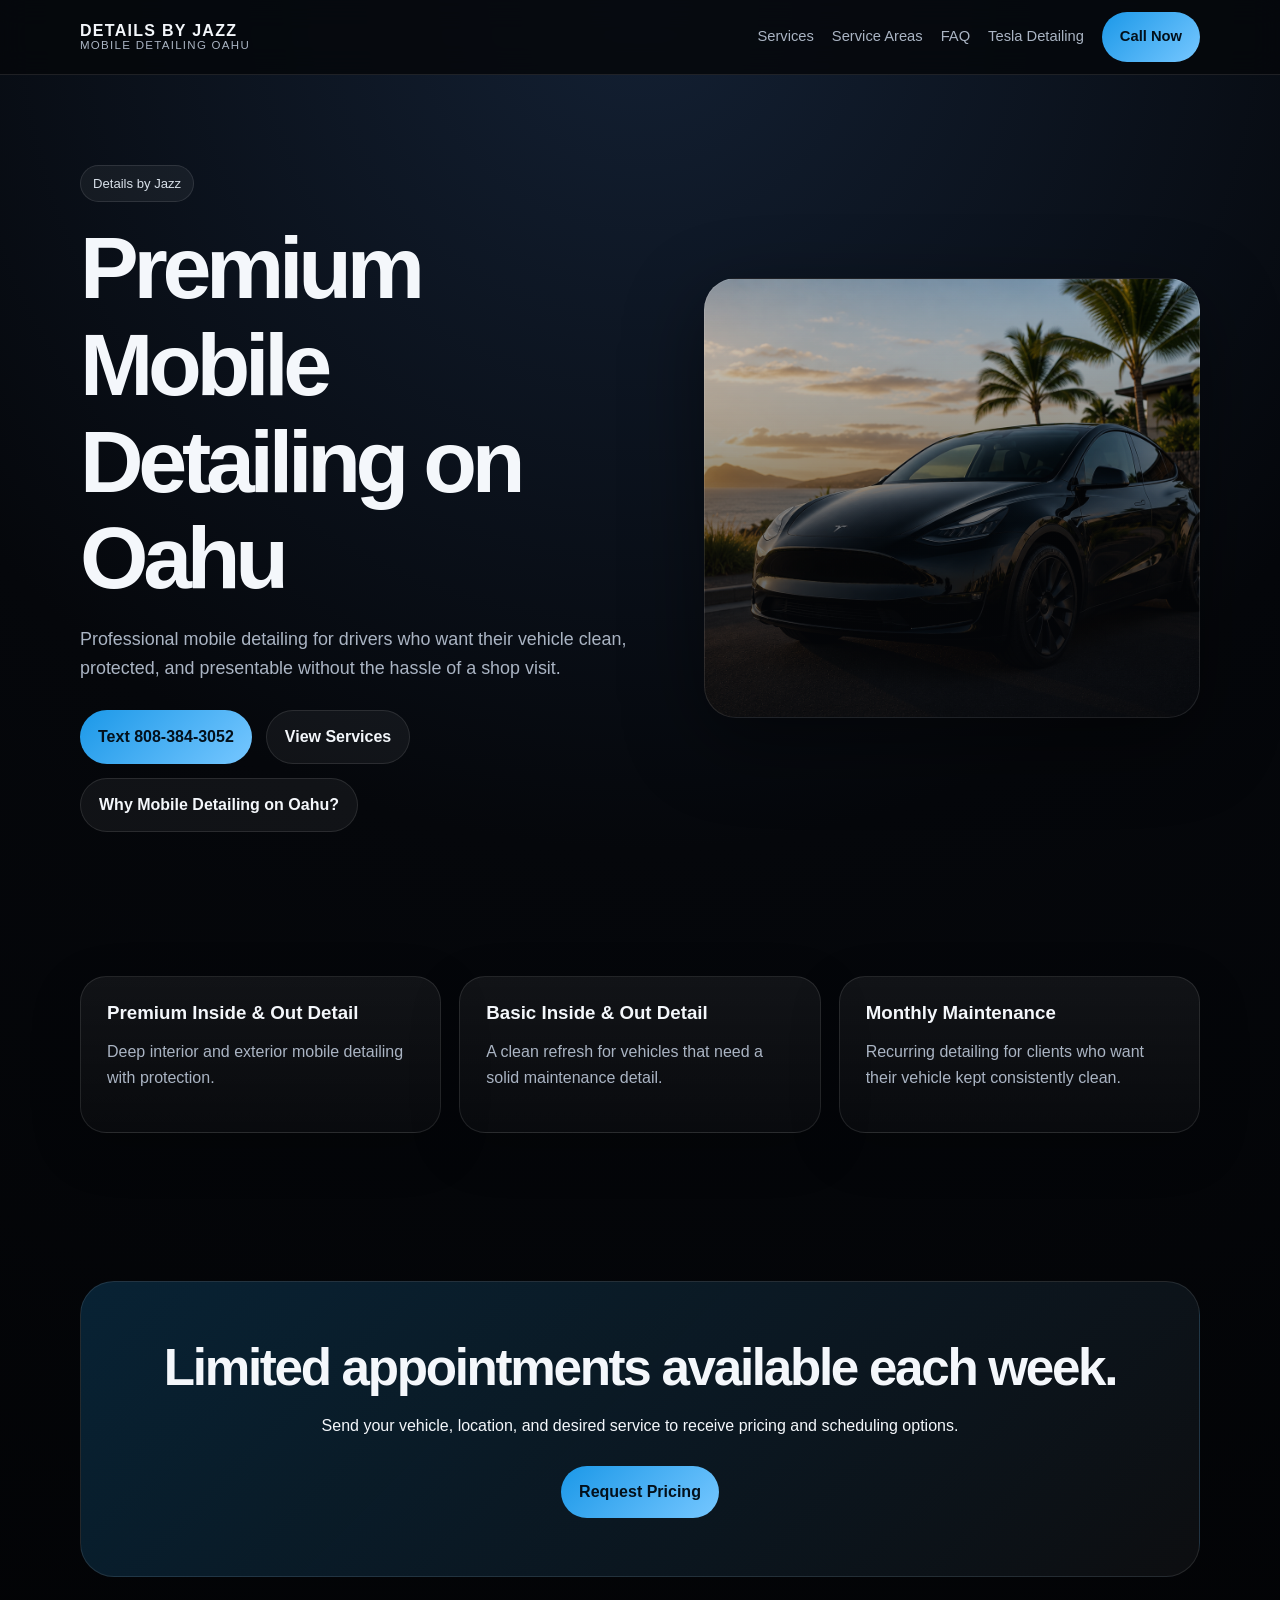
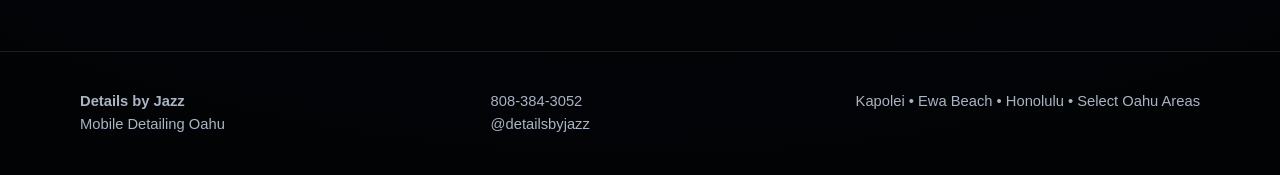
<file: index.html>
<!DOCTYPE html>
<html lang="en">
<head>
  <meta charset="UTF-8" />
  <meta name="viewport" content="width=device-width, initial-scale=1.0" />
  <title>Details by Jazz | Mobile Detailing Oahu</title>
  <meta name="description" content="Premium mobile detailing on Oahu for interior, exterior, maintenance, and paint protection services." />
  <link rel="canonical" href="https://detailsbyjazz.com/" />
  <link rel="stylesheet" href="style.css" />
</head>
<body>
<header class="topbar">
  <div class="container nav">
    <a class="brand" href="index.html"><strong>Details by Jazz</strong><span>Mobile Detailing Oahu</span></a>
    <nav class="nav-links">
      <a href="services.html">Services</a>
      <a href="service-areas.html">Service Areas</a>
      <a href="faq.html">FAQ</a>
      <a href="tesla-info.html">Tesla Detailing</a>
      <a class="btn btn-primary" href="tel:8083843052">Call Now</a>
  </a>
    </nav>
  </div>
</header>
<main>
<section class="hero">
  <div class="container hero-grid">
    <div>
      <span class="eyebrow">Details by Jazz</span>
      <h1>Premium Mobile Detailing on Oahu</h1>
      <p class="lead">Professional mobile detailing for drivers who want their vehicle clean, protected, and presentable without the hassle of a shop visit.</p>
      <div class="actions">
        <a class="btn btn-primary" href="sms:8083843052">Text 808-384-3052</a>
        <a class="btn btn-secondary" href="services.html">View Services</a>
        <a class="btn btn-secondary" href="why-mobile-detailing-makes-sense-on-oahu.html">
  Why Mobile Detailing on Oahu?
</a>
      </div>
    </div>
    <div class="hero-card"></div>
  </div>
</section>

<section class="section">
  <div class="container grid-3">
    <a class="card" href="premium-inside-out-detail-oahu.html"><h3>Premium Inside & Out Detail</h3><p>Deep interior and exterior mobile detailing with protection.</p></a>
    <a class="card" href="basic-inside-out-detail-oahu.html"><h3>Basic Inside & Out Detail</h3><p>A clean refresh for vehicles that need a solid maintenance detail.</p></a>
    <a class="card" href="monthly-maintenance-detailing-oahu.html"><h3>Monthly Maintenance</h3><p>Recurring detailing for clients who want their vehicle kept consistently clean.</p></a>
  </div>
</section>
<section class="section">
  <div class="container cta">
    <h2>Limited appointments available each week.</h2>
    <p>Send your vehicle, location, and desired service to receive pricing and scheduling options.</p>
    <div class="actions" style="justify-content:center"><a class="btn btn-primary" href="sms:8083843052">Request Pricing</a></div>
  </div>
</section>

</main>
<footer>
  <div class="container footer-grid">
    <div><strong>Details by Jazz</strong><br>Mobile Detailing Oahu</div>
    <div><a href="tel:8083843052">808-384-3052</a><br><a href="https://www.instagram.com/detailsbyjazz/" target="_blank">@detailsbyjazz</a></div>
    <div>Kapolei • Ewa Beach • Honolulu • Select Oahu Areas</div>
  </div>
</footer>
</body>
</html>
</file>
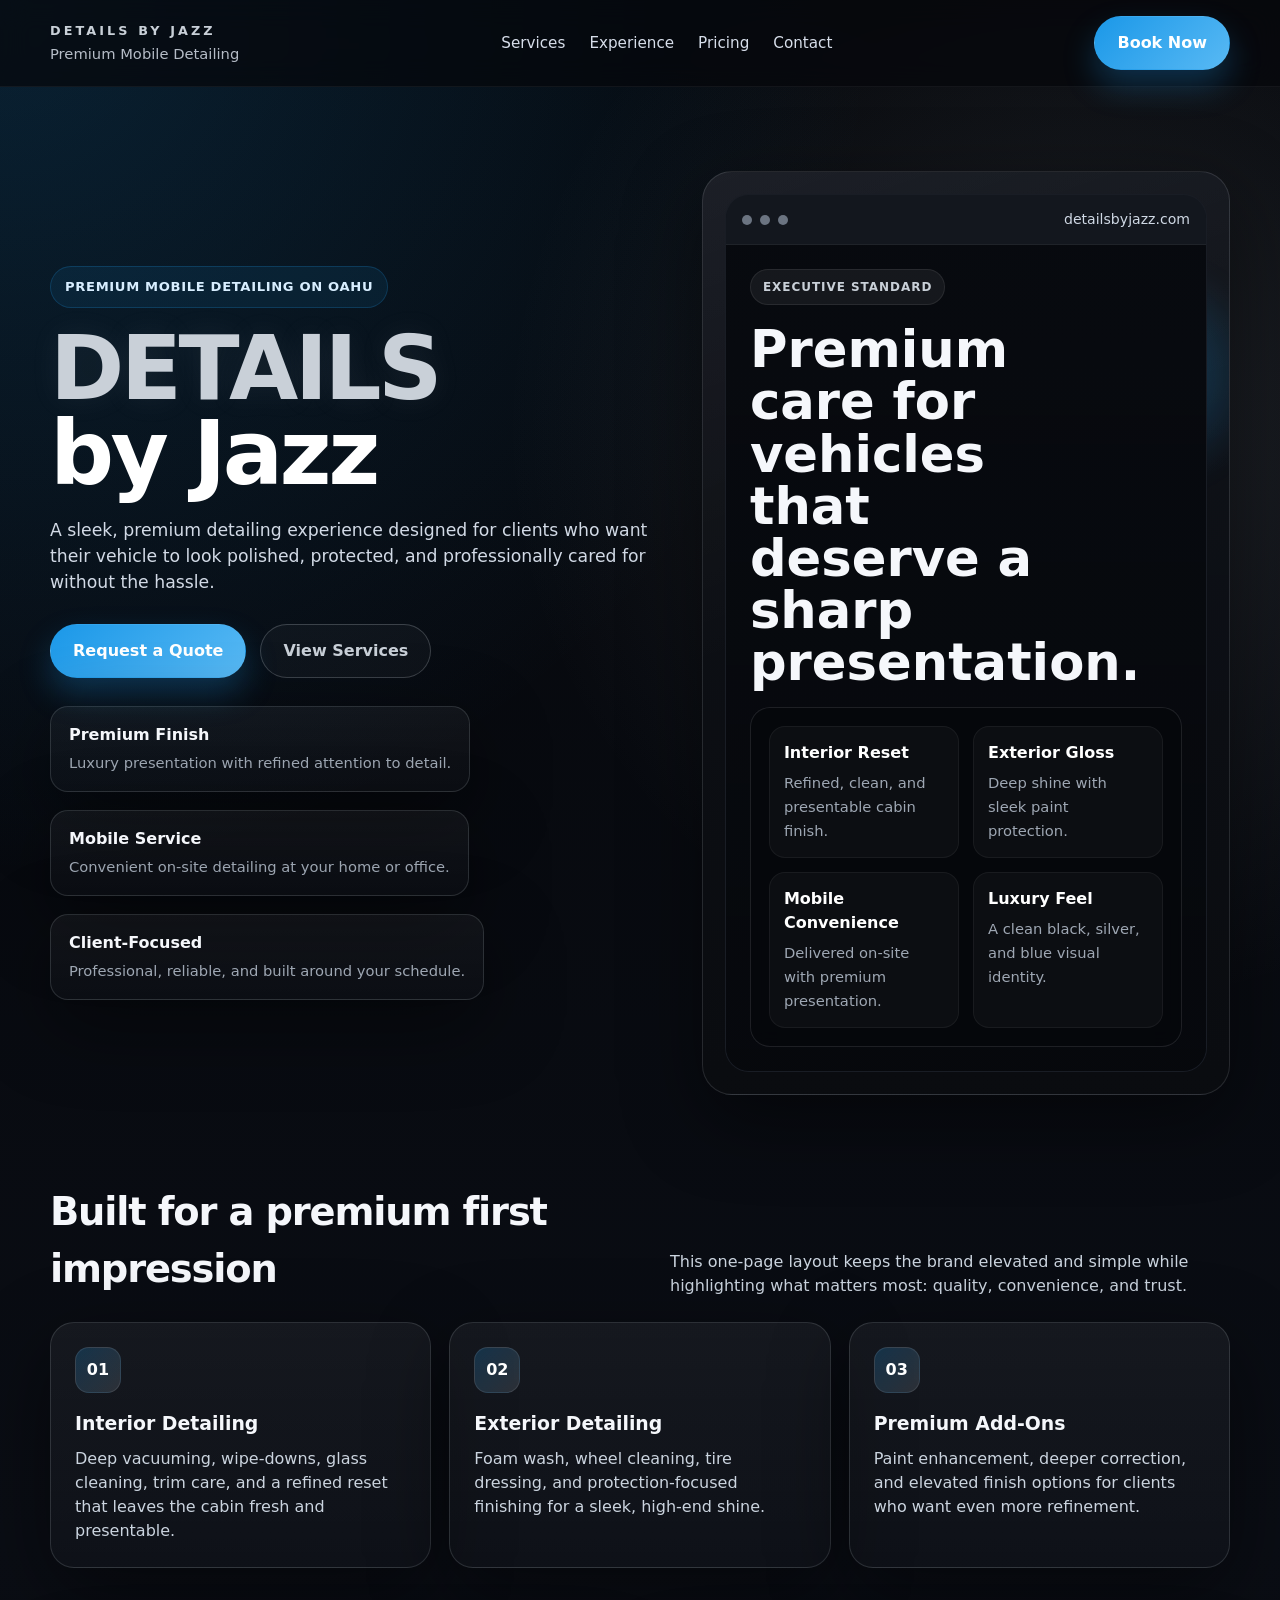
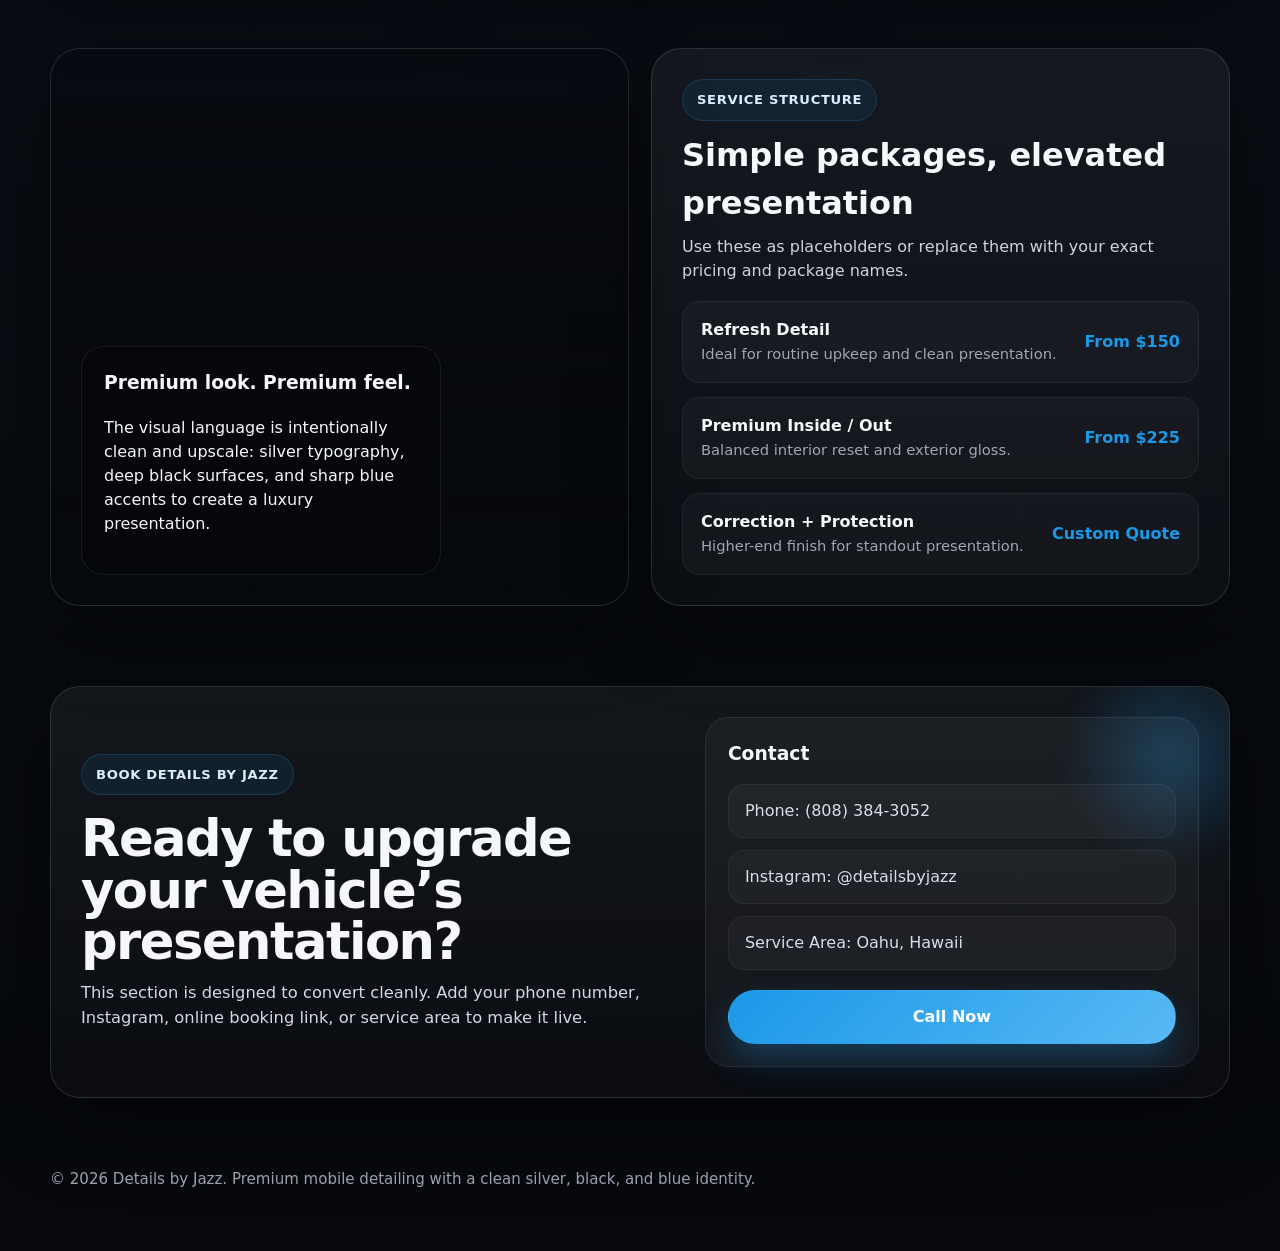
<file: details_by_jazz_premium_one_page_site.html>
<!DOCTYPE html>
<html lang="en">
<head>
  <meta charset="UTF-8" />
  <meta name="viewport" content="width=device-width, initial-scale=1.0" />
  <title>Details by Jazz</title>
  <style>
    :root {
      --black: #06080c;
      --black-2: #0d1017;
      --silver: #c9d0d8;
      --silver-soft: #9ea7b3;
      --blue: #1b98e8;
      --blue-soft: rgba(27, 152, 232, 0.14);
      --white: #f5f7fb;
      --line: rgba(201, 208, 216, 0.16);
      --shadow: 0 24px 80px rgba(0, 0, 0, 0.45);
      --radius: 24px;
      --radius-sm: 16px;
      --max: 1180px;
    }

    * { box-sizing: border-box; }
    html { scroll-behavior: smooth; }
    body {
      margin: 0;
      font-family: Inter, ui-sans-serif, system-ui, -apple-system, BlinkMacSystemFont, "Segoe UI", sans-serif;
      background:
        radial-gradient(circle at top left, rgba(27,152,232,0.18), transparent 28%),
        radial-gradient(circle at 85% 15%, rgba(201,208,216,0.12), transparent 22%),
        linear-gradient(180deg, #05070b 0%, #0a0d14 54%, #06080c 100%);
      color: var(--white);
      line-height: 1.5;
    }

    a { color: inherit; text-decoration: none; }
    img { max-width: 100%; display: block; }

    .container {
      width: min(calc(100% - 32px), var(--max));
      margin: 0 auto;
    }

    .topbar {
      position: sticky;
      top: 0;
      z-index: 20;
      backdrop-filter: blur(14px);
      background: rgba(6, 8, 12, 0.72);
      border-bottom: 1px solid rgba(255,255,255,0.05);
    }

    .nav {
      display: flex;
      align-items: center;
      justify-content: space-between;
      padding: 16px 0;
      gap: 18px;
    }

    .brand {
      display: flex;
      flex-direction: column;
      gap: 3px;
    }

    .brand-top {
      letter-spacing: 0.24em;
      text-transform: uppercase;
      color: var(--silver);
      font-size: 0.8rem;
      font-weight: 800;
    }

    .brand-bottom {
      font-size: 0.92rem;
      color: #dce3ee;
      opacity: 0.82;
    }

    .nav-links {
      display: flex;
      align-items: center;
      gap: 24px;
      color: #d7deea;
      font-size: 0.95rem;
    }

    .nav-links a:hover { color: var(--blue); }

    .btn {
      display: inline-flex;
      align-items: center;
      justify-content: center;
      gap: 10px;
      padding: 14px 22px;
      border-radius: 999px;
      border: 1px solid transparent;
      font-weight: 700;
      transition: 180ms ease;
    }

    .btn-primary {
      background: linear-gradient(135deg, var(--blue) 0%, #58b9f4 100%);
      color: white;
      box-shadow: 0 16px 32px rgba(27, 152, 232, 0.28);
    }

    .btn-primary:hover { transform: translateY(-1px); }

    .btn-secondary {
      border-color: rgba(201,208,216,0.24);
      background: rgba(255,255,255,0.03);
      color: var(--silver);
    }

    .btn-secondary:hover {
      border-color: rgba(27,152,232,0.46);
      color: var(--white);
    }

    .hero {
      padding: 84px 0 48px;
    }

    .hero-grid {
      display: grid;
      grid-template-columns: 1.08fr 0.92fr;
      gap: 32px;
      align-items: center;
    }

    .eyebrow {
      display: inline-flex;
      align-items: center;
      gap: 10px;
      padding: 10px 14px;
      border-radius: 999px;
      border: 1px solid rgba(27,152,232,0.22);
      background: rgba(27,152,232,0.09);
      color: #d8eeff;
      font-size: 0.82rem;
      font-weight: 700;
      letter-spacing: 0.05em;
      text-transform: uppercase;
      margin-bottom: 18px;
    }

    .hero h1 {
      margin: 0;
      font-size: clamp(3rem, 7vw, 5.6rem);
      line-height: 0.95;
      letter-spacing: -0.04em;
    }

    .hero h1 .silver {
      display: block;
      color: var(--silver);
      text-shadow: 0 0 30px rgba(201,208,216,0.08);
    }

    .hero h1 .blue {
      display: block;
      color: white;
    }

    .hero p {
      max-width: 640px;
      font-size: 1.08rem;
      color: #d2dae6;
      margin: 22px 0 28px;
    }

    .hero-actions {
      display: flex;
      gap: 14px;
      flex-wrap: wrap;
      margin-bottom: 28px;
    }

    .hero-stats {
      display: flex;
      gap: 18px;
      flex-wrap: wrap;
    }

    .stat {
      min-width: 160px;
      padding: 16px 18px;
      border-radius: 18px;
      background: linear-gradient(180deg, rgba(255,255,255,0.045), rgba(255,255,255,0.02));
      border: 1px solid var(--line);
      box-shadow: var(--shadow);
    }

    .stat strong {
      display: block;
      color: var(--white);
      font-size: 1rem;
      margin-bottom: 4px;
    }

    .stat span {
      color: var(--silver-soft);
      font-size: 0.92rem;
    }

    .hero-card {
      position: relative;
      padding: 22px;
      border-radius: 30px;
      background:
        linear-gradient(160deg, rgba(255,255,255,0.08), rgba(255,255,255,0.02) 45%),
        linear-gradient(180deg, rgba(10,13,20,0.95), rgba(5,7,11,0.98));
      border: 1px solid rgba(201,208,216,0.14);
      box-shadow: var(--shadow);
      overflow: hidden;
      min-height: 530px;
    }

    .hero-card::before {
      content: "";
      position: absolute;
      inset: auto -10% 64% auto;
      width: 260px;
      height: 260px;
      background: radial-gradient(circle, rgba(27,152,232,0.35), transparent 62%);
      pointer-events: none;
      filter: blur(12px);
    }

    .mock-window {
      position: relative;
      z-index: 1;
      border-radius: 24px;
      overflow: hidden;
      border: 1px solid rgba(255,255,255,0.06);
      background: #0b0f17;
      height: 100%;
      display: grid;
      grid-template-rows: auto 1fr;
    }

    .mock-top {
      display: flex;
      align-items: center;
      justify-content: space-between;
      padding: 14px 16px;
      background: rgba(255,255,255,0.03);
      border-bottom: 1px solid rgba(255,255,255,0.05);
      color: #cfd8e4;
      font-size: 0.88rem;
    }

    .dots {
      display: flex;
      gap: 8px;
    }

    .dots span {
      width: 10px;
      height: 10px;
      border-radius: 50%;
      background: #6b7481;
    }

    .mock-body {
      padding: 24px;
      display: grid;
      gap: 18px;
      background:
        linear-gradient(180deg, rgba(6,8,12,0.72), rgba(6,8,12,0.94)),
        url('https://images.unsplash.com/photo-1503376780353-7e6692767b70?auto=format&fit=crop&w=1400&q=80') center/cover no-repeat;
    }

    .mock-chip {
      width: fit-content;
      padding: 8px 12px;
      border-radius: 999px;
      background: rgba(255,255,255,0.06);
      border: 1px solid rgba(255,255,255,0.08);
      color: var(--silver);
      font-size: 0.75rem;
      letter-spacing: 0.08em;
      text-transform: uppercase;
      font-weight: 700;
    }

    .mock-title {
      font-size: clamp(2rem, 4vw, 3.2rem);
      line-height: 1.02;
      max-width: 340px;
      margin: 0;
    }

    .mock-panel {
      align-self: end;
      padding: 18px;
      border-radius: 20px;
      background: rgba(6, 8, 12, 0.74);
      border: 1px solid rgba(201,208,216,0.12);
      backdrop-filter: blur(10px);
    }

    .mock-panel-grid {
      display: grid;
      grid-template-columns: 1fr 1fr;
      gap: 14px;
    }

    .mock-item {
      padding: 14px;
      border-radius: 16px;
      background: rgba(255,255,255,0.03);
      border: 1px solid rgba(255,255,255,0.05);
    }

    .mock-item strong {
      display: block;
      margin-bottom: 6px;
      color: white;
    }

    .mock-item span {
      color: var(--silver-soft);
      font-size: 0.92rem;
    }

    section {
      padding: 40px 0;
    }

    .section-head {
      display: flex;
      align-items: end;
      justify-content: space-between;
      gap: 18px;
      margin-bottom: 24px;
    }

    .section-head h2 {
      margin: 0;
      font-size: clamp(1.8rem, 3vw, 3rem);
      letter-spacing: -0.03em;
    }

    .section-head p {
      margin: 0;
      max-width: 560px;
      color: #cbd4df;
    }

    .cards {
      display: grid;
      grid-template-columns: repeat(3, 1fr);
      gap: 18px;
    }

    .card {
      padding: 24px;
      border-radius: var(--radius);
      background: linear-gradient(180deg, rgba(255,255,255,0.05), rgba(255,255,255,0.02));
      border: 1px solid var(--line);
      box-shadow: var(--shadow);
    }

    .card-icon {
      width: 46px;
      height: 46px;
      border-radius: 14px;
      display: grid;
      place-items: center;
      font-weight: 800;
      color: white;
      background: linear-gradient(135deg, rgba(27,152,232,0.22), rgba(201,208,216,0.14));
      border: 1px solid rgba(201,208,216,0.12);
      margin-bottom: 16px;
    }

    .card h3 {
      margin: 0 0 10px;
      font-size: 1.18rem;
    }

    .card p {
      margin: 0;
      color: #cbd4df;
    }

    .split {
      display: grid;
      grid-template-columns: 1fr 1fr;
      gap: 22px;
      align-items: stretch;
    }

    .showcase, .pricing, .cta {
      padding: 30px;
      border-radius: 30px;
      background: linear-gradient(180deg, rgba(255,255,255,0.05), rgba(255,255,255,0.02));
      border: 1px solid var(--line);
      box-shadow: var(--shadow);
    }

    .showcase {
      background:
        linear-gradient(180deg, rgba(6,8,12,0.38), rgba(6,8,12,0.82)),
        url('https://images.unsplash.com/photo-1607860108855-64acf2078ed9?auto=format&fit=crop&w=1400&q=80') center/cover no-repeat;
      min-height: 460px;
      display: flex;
      align-items: end;
    }

    .showcase-box {
      max-width: 360px;
      padding: 22px;
      border-radius: 22px;
      background: rgba(6,8,12,0.72);
      border: 1px solid rgba(255,255,255,0.08);
      backdrop-filter: blur(10px);
    }

    .showcase-box h3, .pricing h3, .cta h3 { margin-top: 0; }

    .pricing-list {
      display: grid;
      gap: 14px;
      margin-top: 18px;
    }

    .price-row {
      display: flex;
      align-items: center;
      justify-content: space-between;
      gap: 16px;
      padding: 16px 18px;
      border-radius: 18px;
      background: rgba(255,255,255,0.03);
      border: 1px solid rgba(255,255,255,0.06);
    }

    .price-row strong { display: block; font-size: 1rem; }
    .price-row span { color: var(--silver-soft); font-size: 0.92rem; }
    .price-tag { color: var(--blue); font-weight: 800; white-space: nowrap; }

    .cta {
      display: grid;
      grid-template-columns: 1.1fr 0.9fr;
      gap: 20px;
      align-items: center;
      overflow: hidden;
      position: relative;
    }

    .cta::after {
      content: "";
      position: absolute;
      right: -60px;
      top: -50px;
      width: 240px;
      height: 240px;
      background: radial-gradient(circle, rgba(27,152,232,0.28), transparent 64%);
      filter: blur(10px);
      pointer-events: none;
    }

    .contact-box {
      padding: 22px;
      border-radius: 24px;
      background: rgba(255,255,255,0.04);
      border: 1px solid rgba(255,255,255,0.08);
      position: relative;
      z-index: 1;
    }

    .contact-list {
      display: grid;
      gap: 12px;
      margin-top: 16px;
    }

    .contact-item {
      padding: 14px 16px;
      border-radius: 16px;
      background: rgba(255,255,255,0.03);
      border: 1px solid rgba(255,255,255,0.05);
      color: #d7deea;
    }

    footer {
      padding: 30px 0 60px;
      color: #9ea7b3;
      font-size: 0.94rem;
    }

    @media (max-width: 960px) {
      .hero-grid,
      .split,
      .cta,
      .cards {
        grid-template-columns: 1fr;
      }

      .hero-card { min-height: 460px; }
      .section-head { align-items: start; flex-direction: column; }
      .nav-links { display: none; }
    }

    @media (max-width: 640px) {
      .hero { padding-top: 56px; }
      .hero h1 { line-height: 1; }
      .stat { min-width: 100%; }
      .mock-panel-grid { grid-template-columns: 1fr; }
      .showcase, .pricing, .cta, .hero-card { padding: 20px; border-radius: 24px; }
      .btn { width: 100%; }
      .hero-actions { flex-direction: column; }
    }
  </style>
</head>
<body>
  <header class="topbar">
    <div class="container nav">
      <a href="#top" class="brand">
        <span class="brand-top">Details by Jazz</span>
        <span class="brand-bottom">Premium Mobile Detailing</span>
      </a>
      <nav class="nav-links">
        <a href="#services">Services</a>
        <a href="#experience">Experience</a>
        <a href="#pricing">Pricing</a>
        <a href="#contact">Contact</a>
      </nav>
      <a class="btn btn-primary" href="#contact">Book Now</a>
    </div>
  </header>

  <main id="top">
    <section class="hero">
      <div class="container hero-grid">
        <div>
          <div class="eyebrow">Premium Mobile Detailing on Oahu</div>
          <h1>
            <span class="silver">DETAILS</span>
            <span class="blue">by Jazz</span>
          </h1>
          <p>
            A sleek, premium detailing experience designed for clients who want their vehicle to look polished, protected, and professionally cared for without the hassle.
          </p>
          <div class="hero-actions">
            <a class="btn btn-primary" href="#contact">Request a Quote</a>
            <a class="btn btn-secondary" href="#services">View Services</a>
          </div>
          <div class="hero-stats">
            <div class="stat">
              <strong>Premium Finish</strong>
              <span>Luxury presentation with refined attention to detail.</span>
            </div>
            <div class="stat">
              <strong>Mobile Service</strong>
              <span>Convenient on-site detailing at your home or office.</span>
            </div>
            <div class="stat">
              <strong>Client-Focused</strong>
              <span>Professional, reliable, and built around your schedule.</span>
            </div>
          </div>
        </div>

        <div class="hero-card">
          <div class="mock-window">
            <div class="mock-top">
              <div class="dots"><span></span><span></span><span></span></div>
              <div>detailsbyjazz.com</div>
            </div>
            <div class="mock-body">
              <div class="mock-chip">Executive Standard</div>
              <h2 class="mock-title">Premium care for vehicles that deserve a sharp presentation.</h2>
              <div class="mock-panel">
                <div class="mock-panel-grid">
                  <div class="mock-item">
                    <strong>Interior Reset</strong>
                    <span>Refined, clean, and presentable cabin finish.</span>
                  </div>
                  <div class="mock-item">
                    <strong>Exterior Gloss</strong>
                    <span>Deep shine with sleek paint protection.</span>
                  </div>
                  <div class="mock-item">
                    <strong>Mobile Convenience</strong>
                    <span>Delivered on-site with premium presentation.</span>
                  </div>
                  <div class="mock-item">
                    <strong>Luxury Feel</strong>
                    <span>A clean black, silver, and blue visual identity.</span>
                  </div>
                </div>
              </div>
            </div>
          </div>
        </div>
      </div>
    </section>

    <section id="services">
      <div class="container">
        <div class="section-head">
          <div>
            <h2>Built for a premium first impression</h2>
          </div>
          <p>
            This one-page layout keeps the brand elevated and simple while highlighting what matters most: quality, convenience, and trust.
          </p>
        </div>
        <div class="cards">
          <article class="card">
            <div class="card-icon">01</div>
            <h3>Interior Detailing</h3>
            <p>Deep vacuuming, wipe-downs, glass cleaning, trim care, and a refined reset that leaves the cabin fresh and presentable.</p>
          </article>
          <article class="card">
            <div class="card-icon">02</div>
            <h3>Exterior Detailing</h3>
            <p>Foam wash, wheel cleaning, tire dressing, and protection-focused finishing for a sleek, high-end shine.</p>
          </article>
          <article class="card">
            <div class="card-icon">03</div>
            <h3>Premium Add-Ons</h3>
            <p>Paint enhancement, deeper correction, and elevated finish options for clients who want even more refinement.</p>
          </article>
        </div>
      </div>
    </section>

    <section id="experience">
      <div class="container split">
        <div class="showcase">
          <div class="showcase-box">
            <h3>Premium look. Premium feel.</h3>
            <p>
              The visual language is intentionally clean and upscale: silver typography, deep black surfaces, and sharp blue accents to create a luxury presentation.
            </p>
          </div>
        </div>
        <div class="pricing" id="pricing">
          <div class="eyebrow" style="margin-bottom:10px;">Service Structure</div>
          <h3 style="font-size:2rem; margin-bottom:8px;">Simple packages, elevated presentation</h3>
          <p style="color:#cbd4df; margin-top:0;">Use these as placeholders or replace them with your exact pricing and package names.</p>
          <div class="pricing-list">
            <div class="price-row">
              <div>
                <strong>Refresh Detail</strong>
                <span>Ideal for routine upkeep and clean presentation.</span>
              </div>
              <div class="price-tag">From $150</div>
            </div>
            <div class="price-row">
              <div>
                <strong>Premium Inside / Out</strong>
                <span>Balanced interior reset and exterior gloss.</span>
              </div>
              <div class="price-tag">From $225</div>
            </div>
            <div class="price-row">
              <div>
                <strong>Correction + Protection</strong>
                <span>Higher-end finish for standout presentation.</span>
              </div>
              <div class="price-tag">Custom Quote</div>
            </div>
          </div>
        </div>
      </div>
    </section>

    <section id="contact">
      <div class="container">
        <div class="cta">
          <div>
            <div class="eyebrow">Book Details by Jazz</div>
            <h3 style="font-size: clamp(2rem, 4vw, 3.5rem); margin: 0 0 14px; line-height: 1; letter-spacing: -0.03em;">Ready to upgrade your vehicle’s presentation?</h3>
            <p style="max-width: 620px; color: #d1d9e5; font-size: 1.02rem; margin: 0;">
              This section is designed to convert cleanly. Add your phone number, Instagram, online booking link, or service area to make it live.
            </p>
          </div>
          <div class="contact-box">
            <h3 style="margin-bottom:0;">Contact</h3>
            <div class="contact-list">
              <div class="contact-item">Phone: (808) 384-3052</div>
              <div class="contact-item">Instagram: @detailsbyjazz</div>
              <div class="contact-item">Service Area: Oahu, Hawaii</div>
              <a class="btn btn-primary" href="tel:18083843052" style="margin-top: 8px;">Call Now</a>
            </div>
          </div>
        </div>
      </div>
    </section>
  </main>

  <footer>
    <div class="container">
      © 2026 Details by Jazz. Premium mobile detailing with a clean silver, black, and blue identity.
    </div>
  </footer>
</body>
</html>
</file>
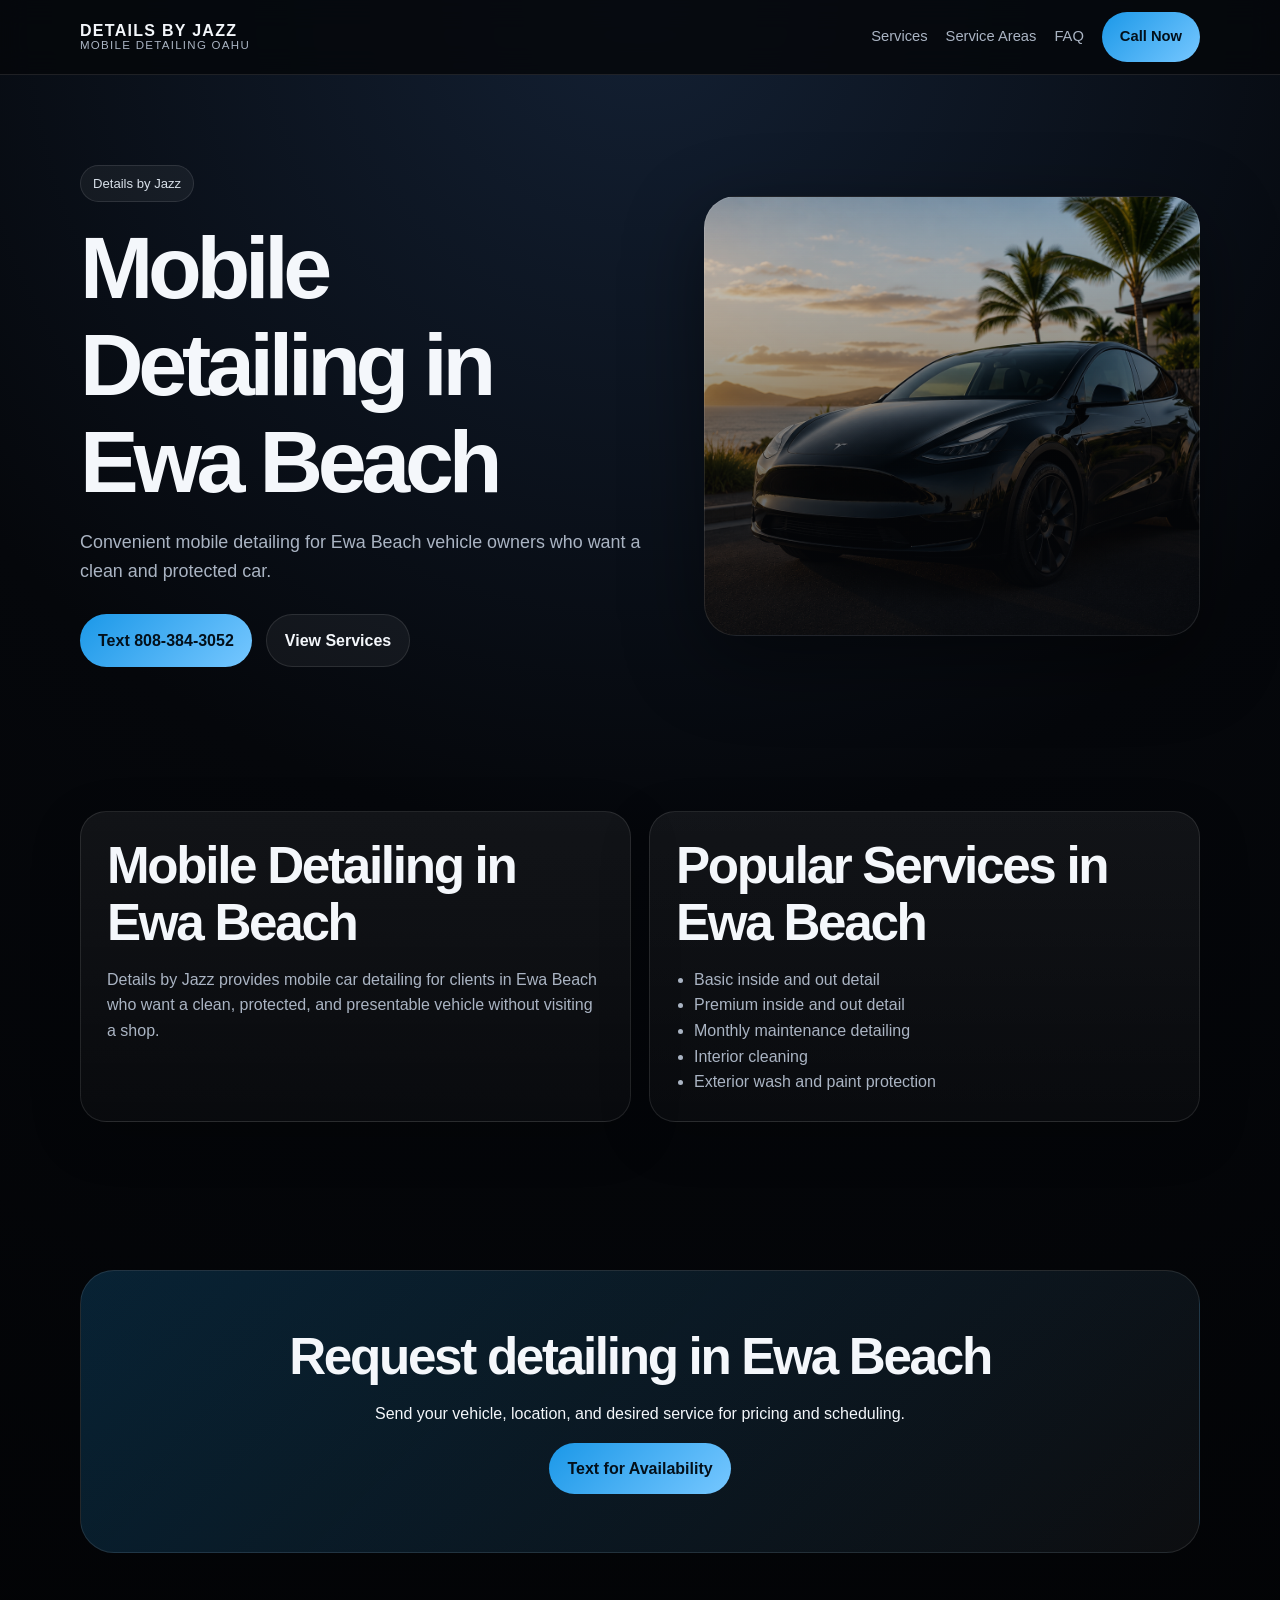
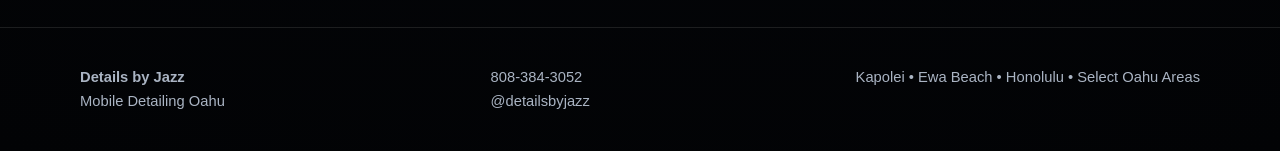
<file: ewa-beach-mobile-detailing.html>
<!DOCTYPE html>
<html lang="en">
<head>
  <meta charset="UTF-8" />
  <meta name="viewport" content="width=device-width, initial-scale=1.0" />
  <title>Mobile Detailing Ewa Beach | Details by Jazz</title>
  <meta name="description" content="Mobile car detailing in Ewa Beach for interior, exterior, premium, and maintenance detailing services." />
  <link rel="canonical" href="https://detailsbyjazz.com/ewa-beach-mobile-detailing.html" />
  <link rel="stylesheet" href="style.css" />
</head>
<body>
<header class="topbar">
  <div class="container nav">
    <a class="brand" href="index.html"><strong>Details by Jazz</strong><span>Mobile Detailing Oahu</span></a>
    <nav class="nav-links">
      <a href="services.html">Services</a>
      <a href="service-areas.html">Service Areas</a>
      <a href="faq.html">FAQ</a>
      <a class="btn btn-primary" href="tel:8083843052">Call Now</a>
    </nav>
  </div>
</header>
<main>
<section class="hero">
  <div class="container hero-grid">
    <div>
      <span class="eyebrow">Details by Jazz</span>
      <h1>Mobile Detailing in Ewa Beach</h1>
      <p class="lead">Convenient mobile detailing for Ewa Beach vehicle owners who want a clean and protected car.</p>
      <div class="actions">
        <a class="btn btn-primary" href="sms:8083843052">Text 808-384-3052</a>
        <a class="btn btn-secondary" href="services.html">View Services</a>
      </div>
    </div>
    <div class="hero-card"></div>
  </div>
</section>

<section class="section"><div class="container grid-2">
<div class="card"><h2>Mobile Detailing in Ewa Beach</h2><p>Details by Jazz provides mobile car detailing for clients in Ewa Beach who want a clean, protected, and presentable vehicle without visiting a shop.</p></div>
<div class="card"><h2>Popular Services in Ewa Beach</h2><ul><li>Basic inside and out detail</li><li>Premium inside and out detail</li><li>Monthly maintenance detailing</li><li>Interior cleaning</li><li>Exterior wash and paint protection</li></ul></div>
</div></section>
<section class="section"><div class="container cta"><h2>Request detailing in Ewa Beach</h2><p>Send your vehicle, location, and desired service for pricing and scheduling.</p><a class="btn btn-primary" href="sms:8083843052">Text for Availability</a></div></section>

</main>
<footer>
  <div class="container footer-grid">
    <div><strong>Details by Jazz</strong><br>Mobile Detailing Oahu</div>
    <div><a href="tel:8083843052">808-384-3052</a><br><a href="https://www.instagram.com/detailsbyjazz/" target="_blank">@detailsbyjazz</a></div>
    <div>Kapolei • Ewa Beach • Honolulu • Select Oahu Areas</div>
  </div>
</footer>
</body>
</html>
</file>
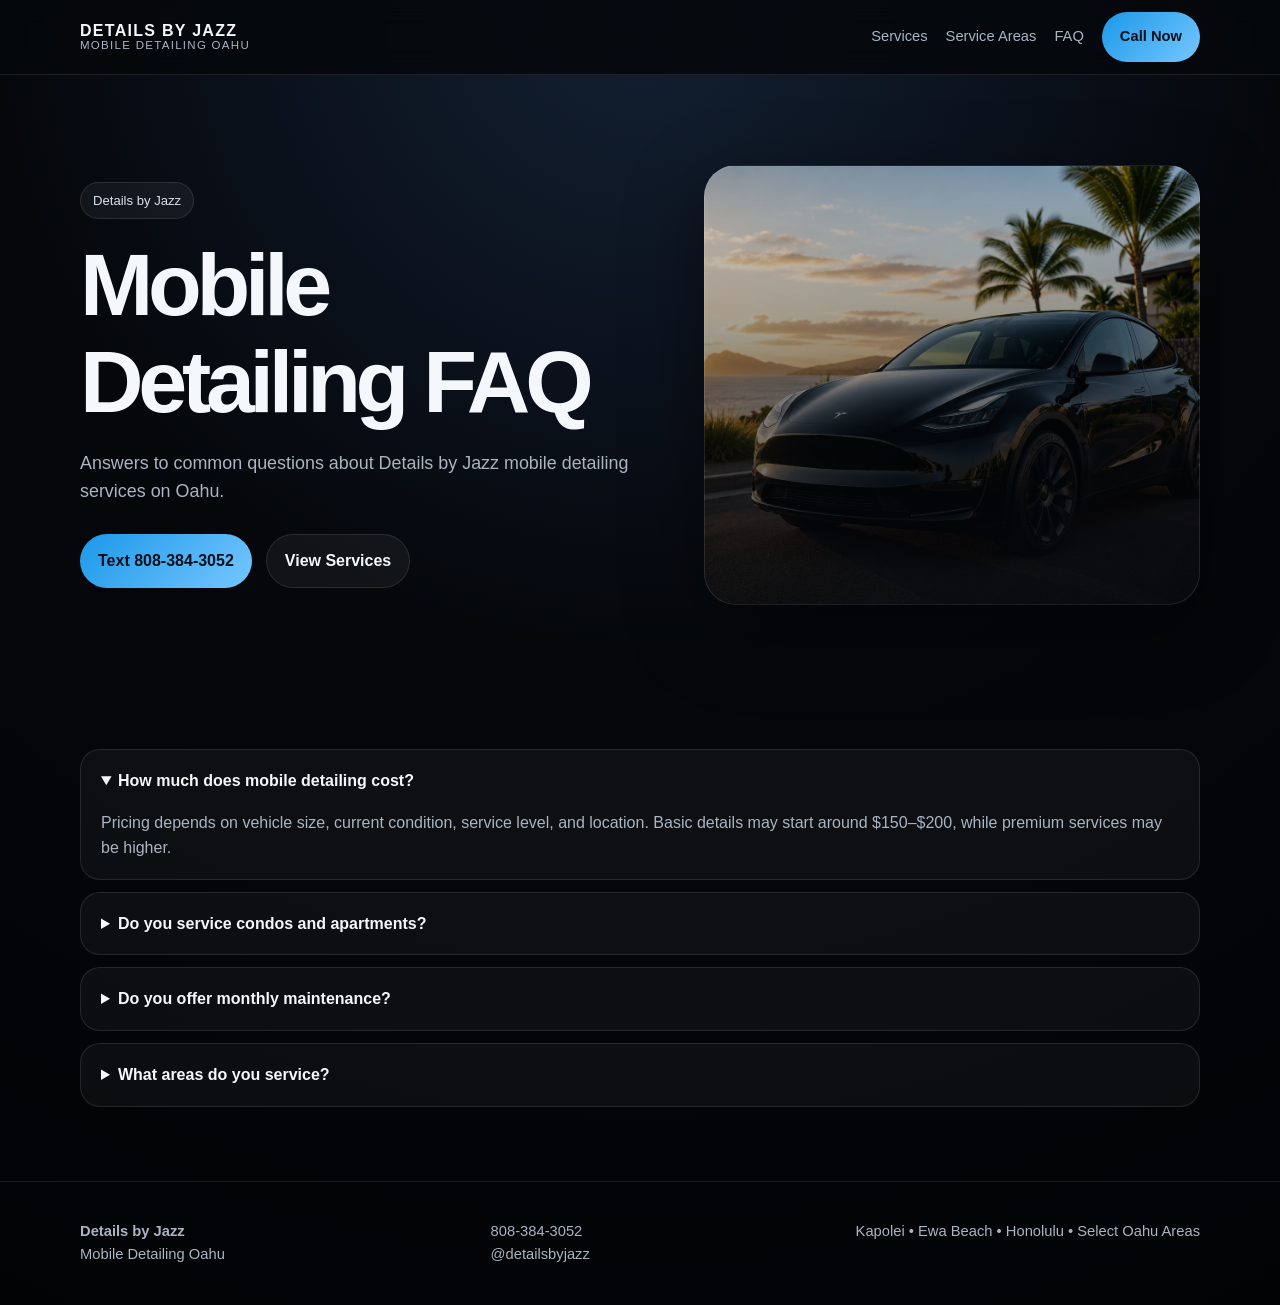
<file: faq.html>
<!DOCTYPE html>
<html lang="en">
<head>
  <meta charset="UTF-8" />
  <meta name="viewport" content="width=device-width, initial-scale=1.0" />
  <title>Mobile Detailing FAQ Oahu | Details by Jazz</title>
  <meta name="description" content="Frequently asked questions about mobile detailing on Oahu, pricing, service areas, condos, and monthly maintenance." />
  <link rel="canonical" href="https://detailsbyjazz.com/faq.html" />
  <link rel="stylesheet" href="style.css" />
</head>
<body>
<header class="topbar">
  <div class="container nav">
    <a class="brand" href="index.html"><strong>Details by Jazz</strong><span>Mobile Detailing Oahu</span></a>
    <nav class="nav-links">
      <a href="services.html">Services</a>
      <a href="service-areas.html">Service Areas</a>
      <a href="faq.html">FAQ</a>
      <a class="btn btn-primary" href="tel:8083843052">Call Now</a>
    </nav>
  </div>
</header>
<main>
<section class="hero">
  <div class="container hero-grid">
    <div>
      <span class="eyebrow">Details by Jazz</span>
      <h1>Mobile Detailing FAQ</h1>
      <p class="lead">Answers to common questions about Details by Jazz mobile detailing services on Oahu.</p>
      <div class="actions">
        <a class="btn btn-primary" href="sms:8083843052">Text 808-384-3052</a>
        <a class="btn btn-secondary" href="services.html">View Services</a>
      </div>
    </div>
    <div class="hero-card"></div>
  </div>
</section>

<section class="section"><div class="container faq">
<details open><summary>How much does mobile detailing cost?</summary><p>Pricing depends on vehicle size, current condition, service level, and location. Basic details may start around $150–$200, while premium services may be higher.</p></details>
<details><summary>Do you service condos and apartments?</summary><p>Yes, as long as the property allows mobile detailing and has a suitable work area.</p></details>
<details><summary>Do you offer monthly maintenance?</summary><p>Yes. Monthly maintenance is available for clients who want their vehicle kept consistently clean.</p></details>
<details><summary>What areas do you service?</summary><p>Common areas include Kapolei, Ewa Beach, Makakilo, Ko Olina, Honolulu, Kakaako, Waikiki, Pearl City, and nearby Oahu areas by request.</p></details>
</div></section>

</main>
<footer>
  <div class="container footer-grid">
    <div><strong>Details by Jazz</strong><br>Mobile Detailing Oahu</div>
    <div><a href="tel:8083843052">808-384-3052</a><br><a href="https://www.instagram.com/detailsbyjazz/" target="_blank">@detailsbyjazz</a></div>
    <div>Kapolei • Ewa Beach • Honolulu • Select Oahu Areas</div>
  </div>
</footer>
</body>
</html>
</file>
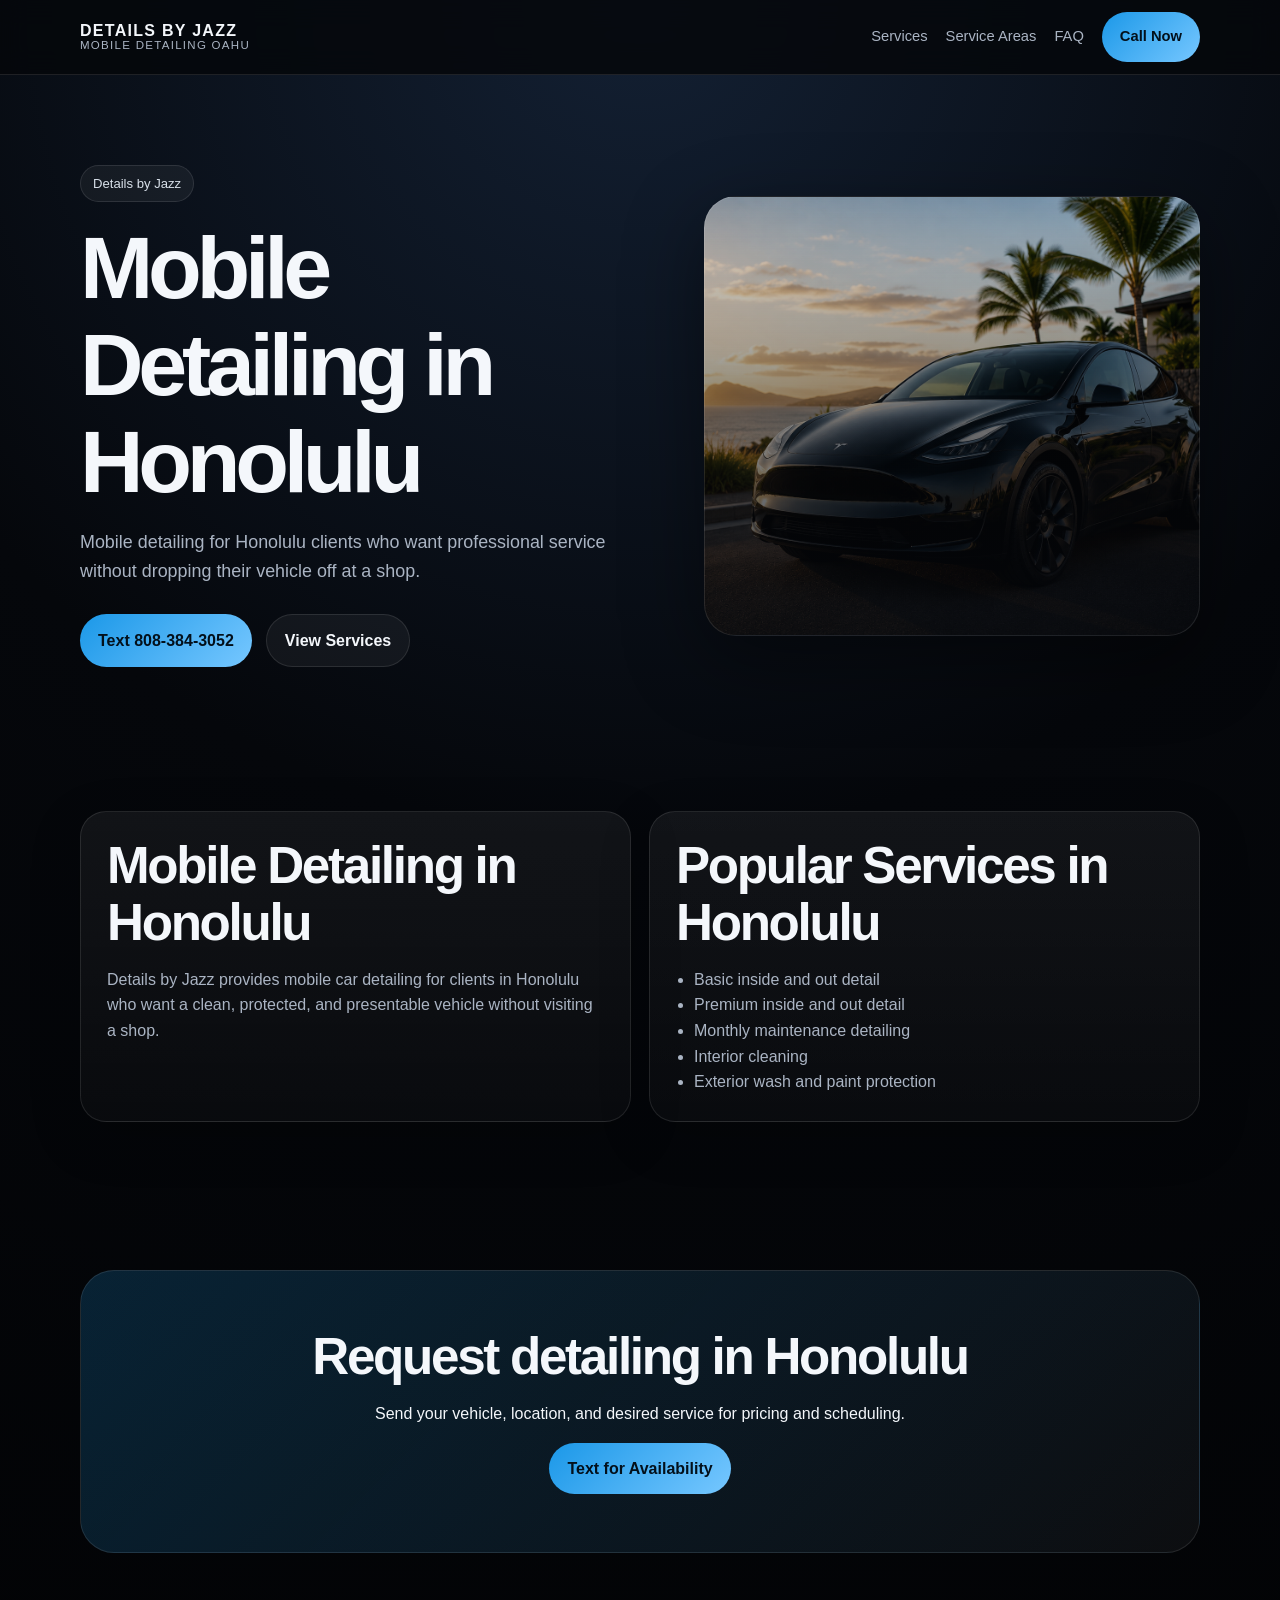
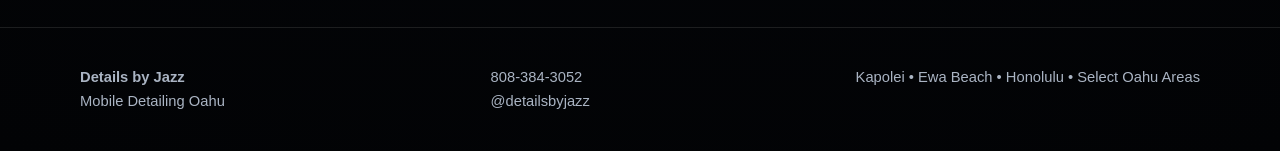
<file: honolulu-mobile-detailing.html>
<!DOCTYPE html>
<html lang="en">
<head>
  <meta charset="UTF-8" />
  <meta name="viewport" content="width=device-width, initial-scale=1.0" />
  <title>Mobile Detailing Honolulu | Details by Jazz</title>
  <meta name="description" content="Mobile car detailing in Honolulu for busy professionals, condo residents, realtors, and vehicle owners." />
  <link rel="canonical" href="https://detailsbyjazz.com/honolulu-mobile-detailing.html" />
  <link rel="stylesheet" href="style.css" />
</head>
<body>
<header class="topbar">
  <div class="container nav">
    <a class="brand" href="index.html"><strong>Details by Jazz</strong><span>Mobile Detailing Oahu</span></a>
    <nav class="nav-links">
      <a href="services.html">Services</a>
      <a href="service-areas.html">Service Areas</a>
      <a href="faq.html">FAQ</a>
      <a class="btn btn-primary" href="tel:8083843052">Call Now</a>
    </nav>
  </div>
</header>
<main>
<section class="hero">
  <div class="container hero-grid">
    <div>
      <span class="eyebrow">Details by Jazz</span>
      <h1>Mobile Detailing in Honolulu</h1>
      <p class="lead">Mobile detailing for Honolulu clients who want professional service without dropping their vehicle off at a shop.</p>
      <div class="actions">
        <a class="btn btn-primary" href="sms:8083843052">Text 808-384-3052</a>
        <a class="btn btn-secondary" href="services.html">View Services</a>
      </div>
    </div>
    <div class="hero-card"></div>
  </div>
</section>

<section class="section"><div class="container grid-2">
<div class="card"><h2>Mobile Detailing in Honolulu</h2><p>Details by Jazz provides mobile car detailing for clients in Honolulu who want a clean, protected, and presentable vehicle without visiting a shop.</p></div>
<div class="card"><h2>Popular Services in Honolulu</h2><ul><li>Basic inside and out detail</li><li>Premium inside and out detail</li><li>Monthly maintenance detailing</li><li>Interior cleaning</li><li>Exterior wash and paint protection</li></ul></div>
</div></section>
<section class="section"><div class="container cta"><h2>Request detailing in Honolulu</h2><p>Send your vehicle, location, and desired service for pricing and scheduling.</p><a class="btn btn-primary" href="sms:8083843052">Text for Availability</a></div></section>

</main>
<footer>
  <div class="container footer-grid">
    <div><strong>Details by Jazz</strong><br>Mobile Detailing Oahu</div>
    <div><a href="tel:8083843052">808-384-3052</a><br><a href="https://www.instagram.com/detailsbyjazz/" target="_blank">@detailsbyjazz</a></div>
    <div>Kapolei • Ewa Beach • Honolulu • Select Oahu Areas</div>
  </div>
</footer>
</body>
</html>
</file>
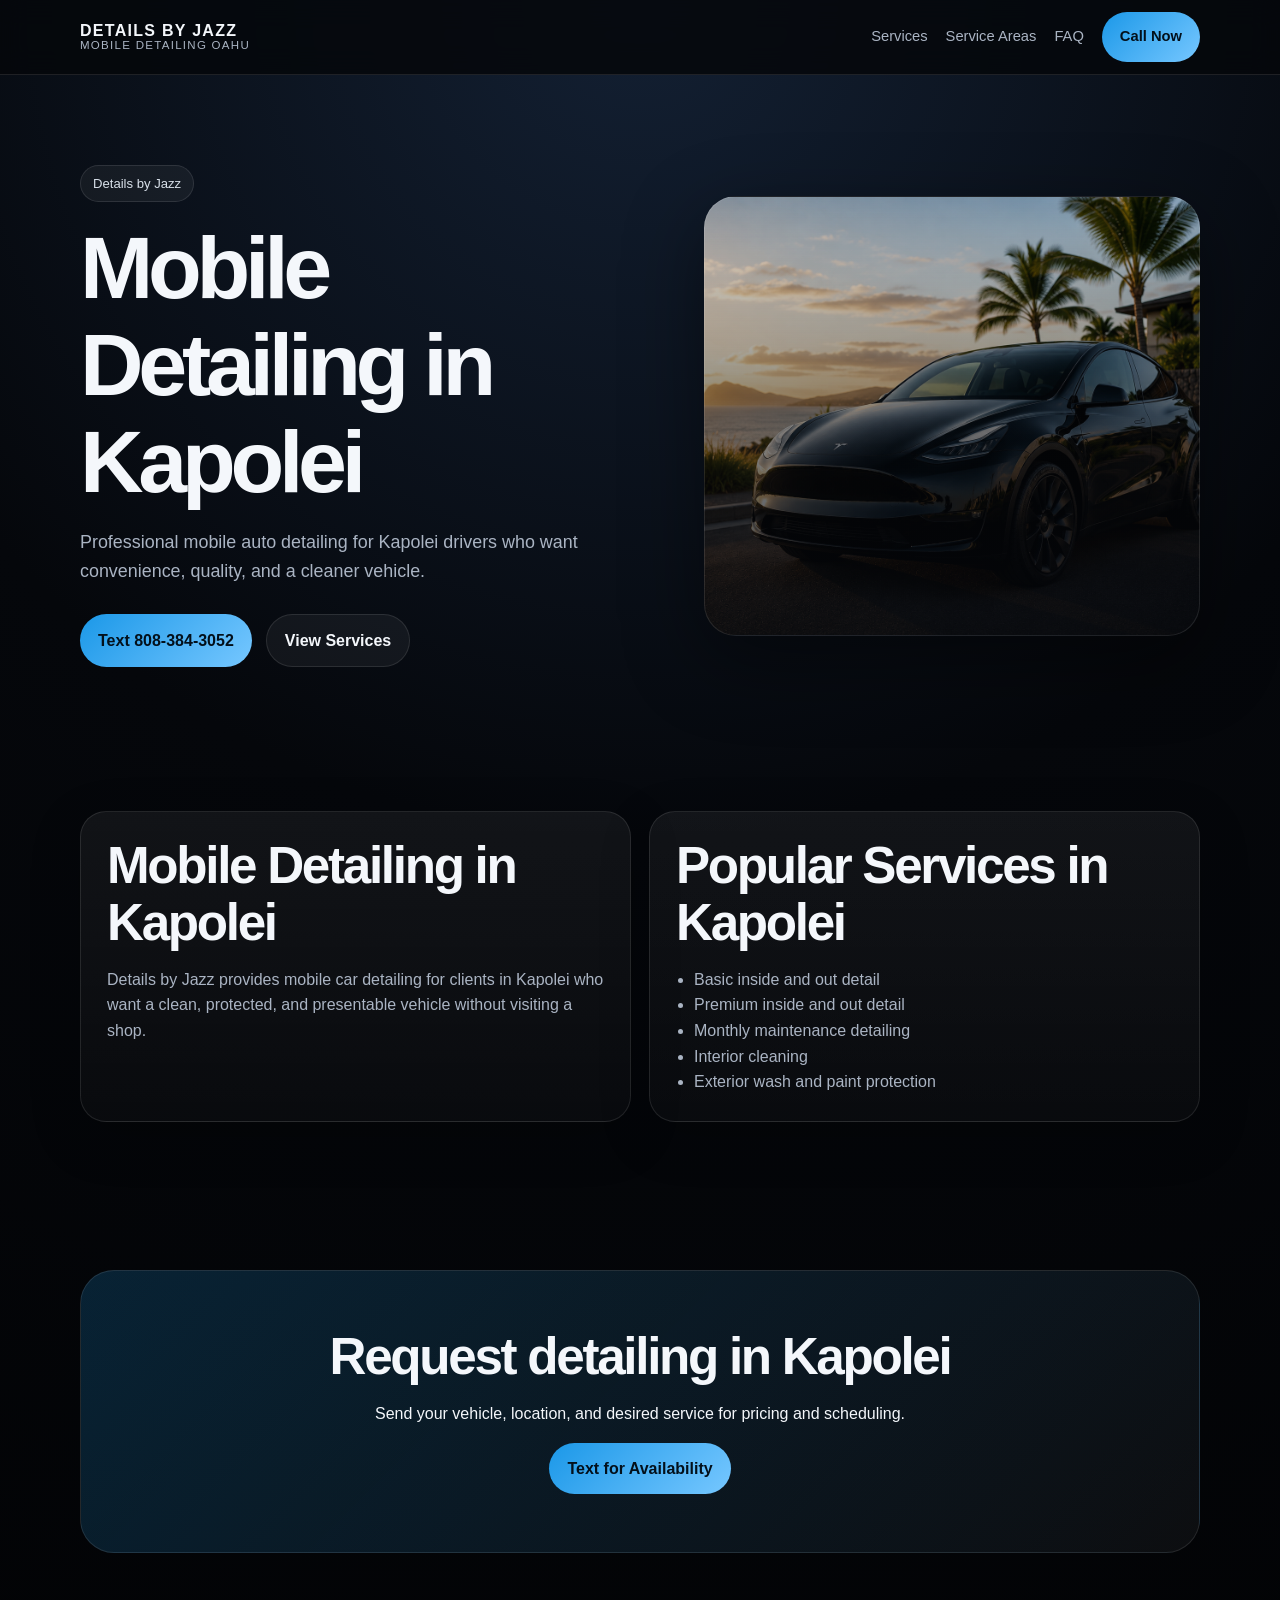
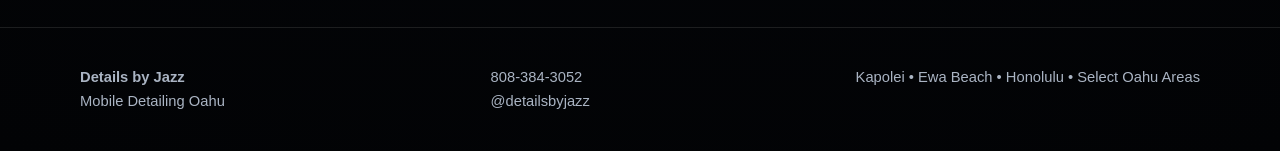
<file: kapolei-mobile-detailing.html>
<!DOCTYPE html>
<html lang="en">
<head>
  <meta charset="UTF-8" />
  <meta name="viewport" content="width=device-width, initial-scale=1.0" />
  <title>Mobile Detailing Kapolei | Details by Jazz</title>
  <meta name="description" content="Mobile car detailing in Kapolei for interior cleaning, exterior detailing, and monthly maintenance services." />
  <link rel="canonical" href="https://detailsbyjazz.com/kapolei-mobile-detailing.html" />
  <link rel="stylesheet" href="style.css" />
</head>
<body>
<header class="topbar">
  <div class="container nav">
    <a class="brand" href="index.html"><strong>Details by Jazz</strong><span>Mobile Detailing Oahu</span></a>
    <nav class="nav-links">
      <a href="services.html">Services</a>
      <a href="service-areas.html">Service Areas</a>
      <a href="faq.html">FAQ</a>
      <a class="btn btn-primary" href="tel:8083843052">Call Now</a>
    </nav>
  </div>
</header>
<main>
<section class="hero">
  <div class="container hero-grid">
    <div>
      <span class="eyebrow">Details by Jazz</span>
      <h1>Mobile Detailing in Kapolei</h1>
      <p class="lead">Professional mobile auto detailing for Kapolei drivers who want convenience, quality, and a cleaner vehicle.</p>
      <div class="actions">
        <a class="btn btn-primary" href="sms:8083843052">Text 808-384-3052</a>
        <a class="btn btn-secondary" href="services.html">View Services</a>
      </div>
    </div>
    <div class="hero-card"></div>
  </div>
</section>

<section class="section"><div class="container grid-2">
<div class="card"><h2>Mobile Detailing in Kapolei</h2><p>Details by Jazz provides mobile car detailing for clients in Kapolei who want a clean, protected, and presentable vehicle without visiting a shop.</p></div>
<div class="card"><h2>Popular Services in Kapolei</h2><ul><li>Basic inside and out detail</li><li>Premium inside and out detail</li><li>Monthly maintenance detailing</li><li>Interior cleaning</li><li>Exterior wash and paint protection</li></ul></div>
</div></section>
<section class="section"><div class="container cta"><h2>Request detailing in Kapolei</h2><p>Send your vehicle, location, and desired service for pricing and scheduling.</p><a class="btn btn-primary" href="sms:8083843052">Text for Availability</a></div></section>

</main>
<footer>
  <div class="container footer-grid">
    <div><strong>Details by Jazz</strong><br>Mobile Detailing Oahu</div>
    <div><a href="tel:8083843052">808-384-3052</a><br><a href="https://www.instagram.com/detailsbyjazz/" target="_blank">@detailsbyjazz</a></div>
    <div>Kapolei • Ewa Beach • Honolulu • Select Oahu Areas</div>
  </div>
</footer>
</body>
</html>
</file>
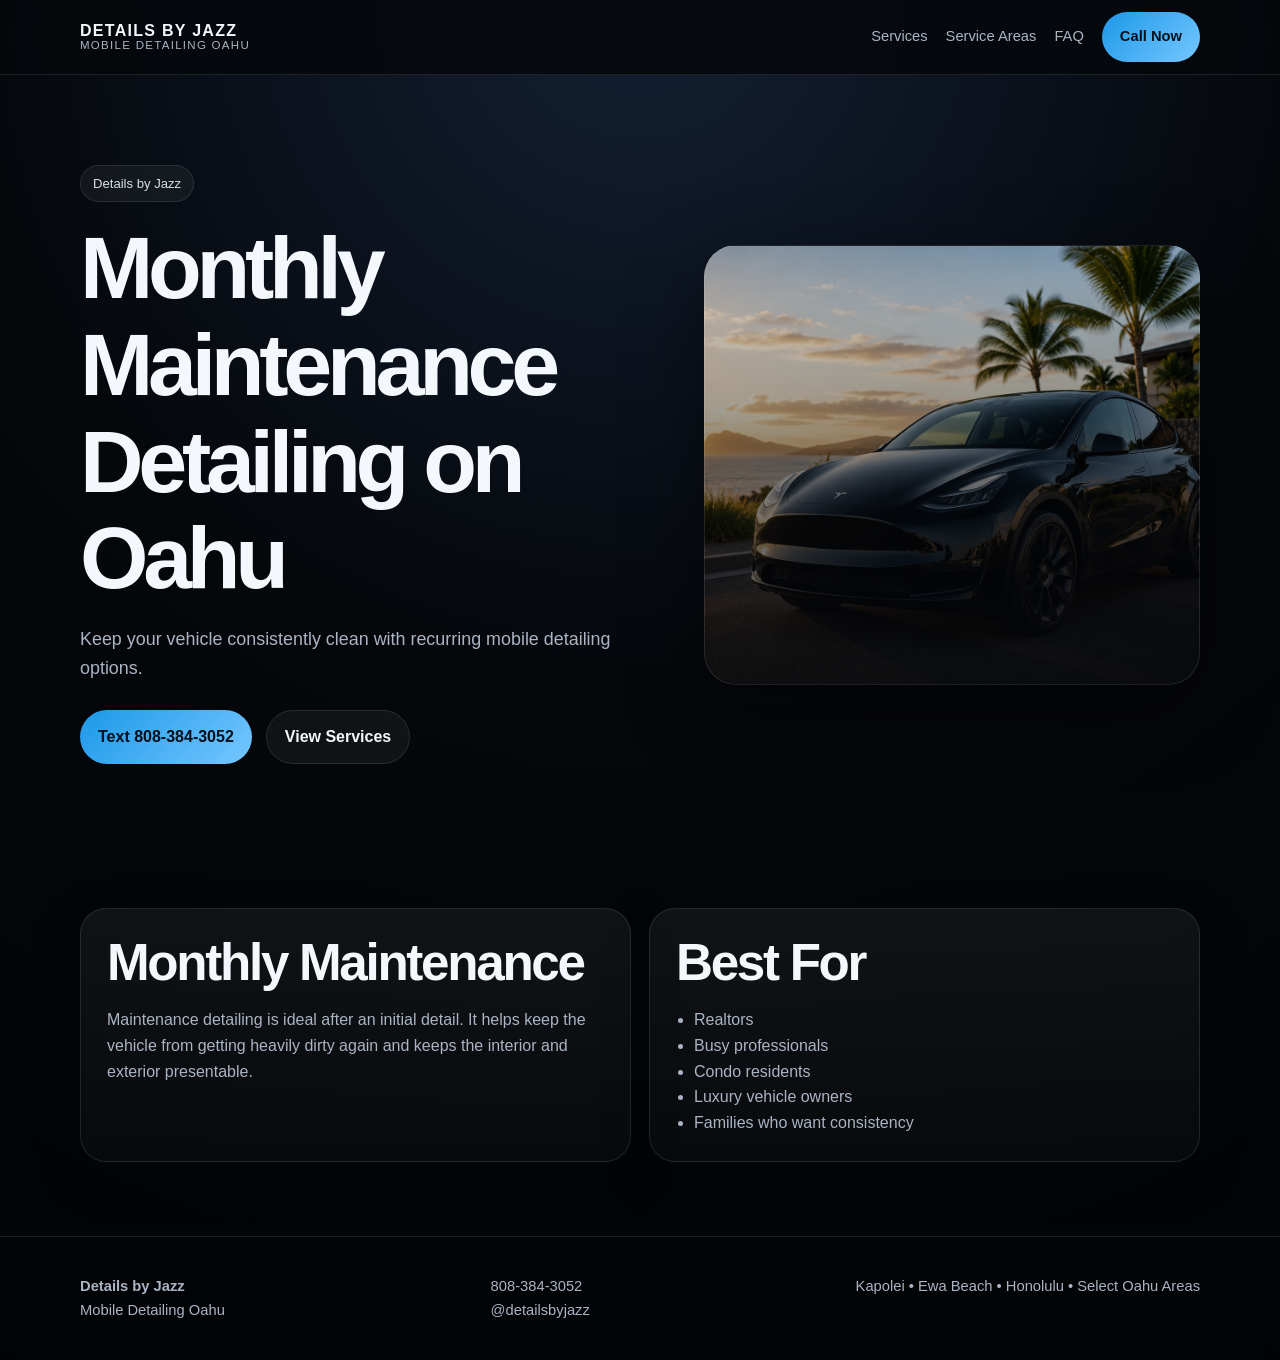
<file: monthly-maintenance-detailing-oahu.html>
<!DOCTYPE html>
<html lang="en">
<head>
  <meta charset="UTF-8" />
  <meta name="viewport" content="width=device-width, initial-scale=1.0" />
  <title>Monthly Maintenance Detailing Oahu | Details by Jazz</title>
  <meta name="description" content="Monthly maintenance detailing on Oahu for realtors, professionals, families, and vehicle owners who want consistent care." />
  <link rel="canonical" href="https://detailsbyjazz.com/monthly-maintenance-detailing-oahu.html" />
  <link rel="stylesheet" href="style.css" />
</head>
<body>
<header class="topbar">
  <div class="container nav">
    <a class="brand" href="index.html"><strong>Details by Jazz</strong><span>Mobile Detailing Oahu</span></a>
    <nav class="nav-links">
      <a href="services.html">Services</a>
      <a href="service-areas.html">Service Areas</a>
      <a href="faq.html">FAQ</a>
      <a class="btn btn-primary" href="tel:8083843052">Call Now</a>
    </nav>
  </div>
</header>
<main>
<section class="hero">
  <div class="container hero-grid">
    <div>
      <span class="eyebrow">Details by Jazz</span>
      <h1>Monthly Maintenance Detailing on Oahu</h1>
      <p class="lead">Keep your vehicle consistently clean with recurring mobile detailing options.</p>
      <div class="actions">
        <a class="btn btn-primary" href="sms:8083843052">Text 808-384-3052</a>
        <a class="btn btn-secondary" href="services.html">View Services</a>
      </div>
    </div>
    <div class="hero-card"></div>
  </div>
</section>

<section class="section"><div class="container grid-2">
<div class="card"><h2>Monthly Maintenance</h2><p>Maintenance detailing is ideal after an initial detail. It helps keep the vehicle from getting heavily dirty again and keeps the interior and exterior presentable.</p></div>
<div class="card"><h2>Best For</h2><ul><li>Realtors</li><li>Busy professionals</li><li>Condo residents</li><li>Luxury vehicle owners</li><li>Families who want consistency</li></ul></div>
</div></section>

</main>
<footer>
  <div class="container footer-grid">
    <div><strong>Details by Jazz</strong><br>Mobile Detailing Oahu</div>
    <div><a href="tel:8083843052">808-384-3052</a><br><a href="https://www.instagram.com/detailsbyjazz/" target="_blank">@detailsbyjazz</a></div>
    <div>Kapolei • Ewa Beach • Honolulu • Select Oahu Areas</div>
  </div>
</footer>
</body>
</html>
</file>
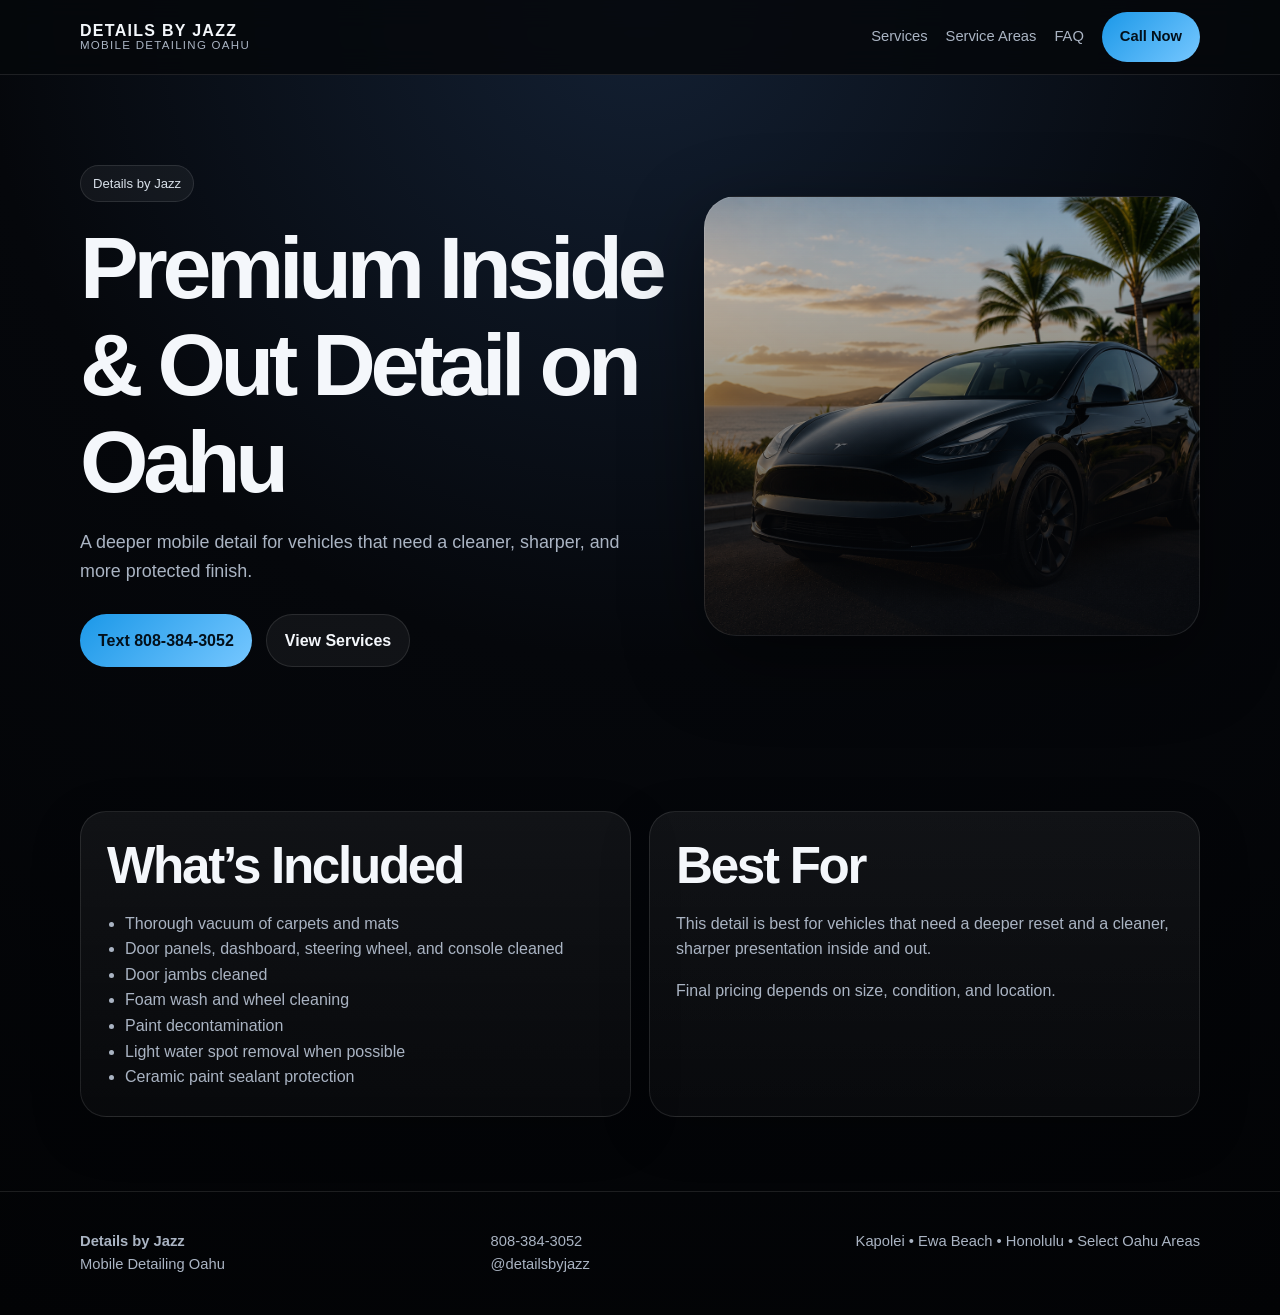
<file: premium-inside-out-detail-oahu.html>
<!DOCTYPE html>
<html lang="en">
<head>
  <meta charset="UTF-8" />
  <meta name="viewport" content="width=device-width, initial-scale=1.0" />
  <title>Premium Inside & Out Detail Oahu | Details by Jazz</title>
  <meta name="description" content="Premium inside and out mobile detailing on Oahu with interior cleaning, exterior wash, paint decontamination, and ceramic sealant protection." />
  <link rel="canonical" href="https://detailsbyjazz.com/premium-inside-out-detail-oahu.html" />
  <link rel="stylesheet" href="style.css" />
</head>
<body>
<header class="topbar">
  <div class="container nav">
    <a class="brand" href="index.html"><strong>Details by Jazz</strong><span>Mobile Detailing Oahu</span></a>
    <nav class="nav-links">
      <a href="services.html">Services</a>
      <a href="service-areas.html">Service Areas</a>
      <a href="faq.html">FAQ</a>
      <a class="btn btn-primary" href="tel:8083843052">Call Now</a>
    </nav>
  </div>
</header>
<main>
<section class="hero">
  <div class="container hero-grid">
    <div>
      <span class="eyebrow">Details by Jazz</span>
      <h1>Premium Inside & Out Detail on Oahu</h1>
      <p class="lead">A deeper mobile detail for vehicles that need a cleaner, sharper, and more protected finish.</p>
      <div class="actions">
        <a class="btn btn-primary" href="sms:8083843052">Text 808-384-3052</a>
        <a class="btn btn-secondary" href="services.html">View Services</a>
      </div>
    </div>
    <div class="hero-card"></div>
  </div>
</section>

<section class="section"><div class="container grid-2">
<div class="card"><h2>What’s Included</h2><ul><li>Thorough vacuum of carpets and mats</li><li>Door panels, dashboard, steering wheel, and console cleaned</li><li>Door jambs cleaned</li><li>Foam wash and wheel cleaning</li><li>Paint decontamination</li><li>Light water spot removal when possible</li><li>Ceramic paint sealant protection</li></ul></div>
<div class="card"><h2>Best For</h2><p>This detail is best for vehicles that need a deeper reset and a cleaner, sharper presentation inside and out.</p><p>Final pricing depends on size, condition, and location.</p></div>
</div></section>

</main>
<footer>
  <div class="container footer-grid">
    <div><strong>Details by Jazz</strong><br>Mobile Detailing Oahu</div>
    <div><a href="tel:8083843052">808-384-3052</a><br><a href="https://www.instagram.com/detailsbyjazz/" target="_blank">@detailsbyjazz</a></div>
    <div>Kapolei • Ewa Beach • Honolulu • Select Oahu Areas</div>
  </div>
</footer>
</body>
</html>
</file>
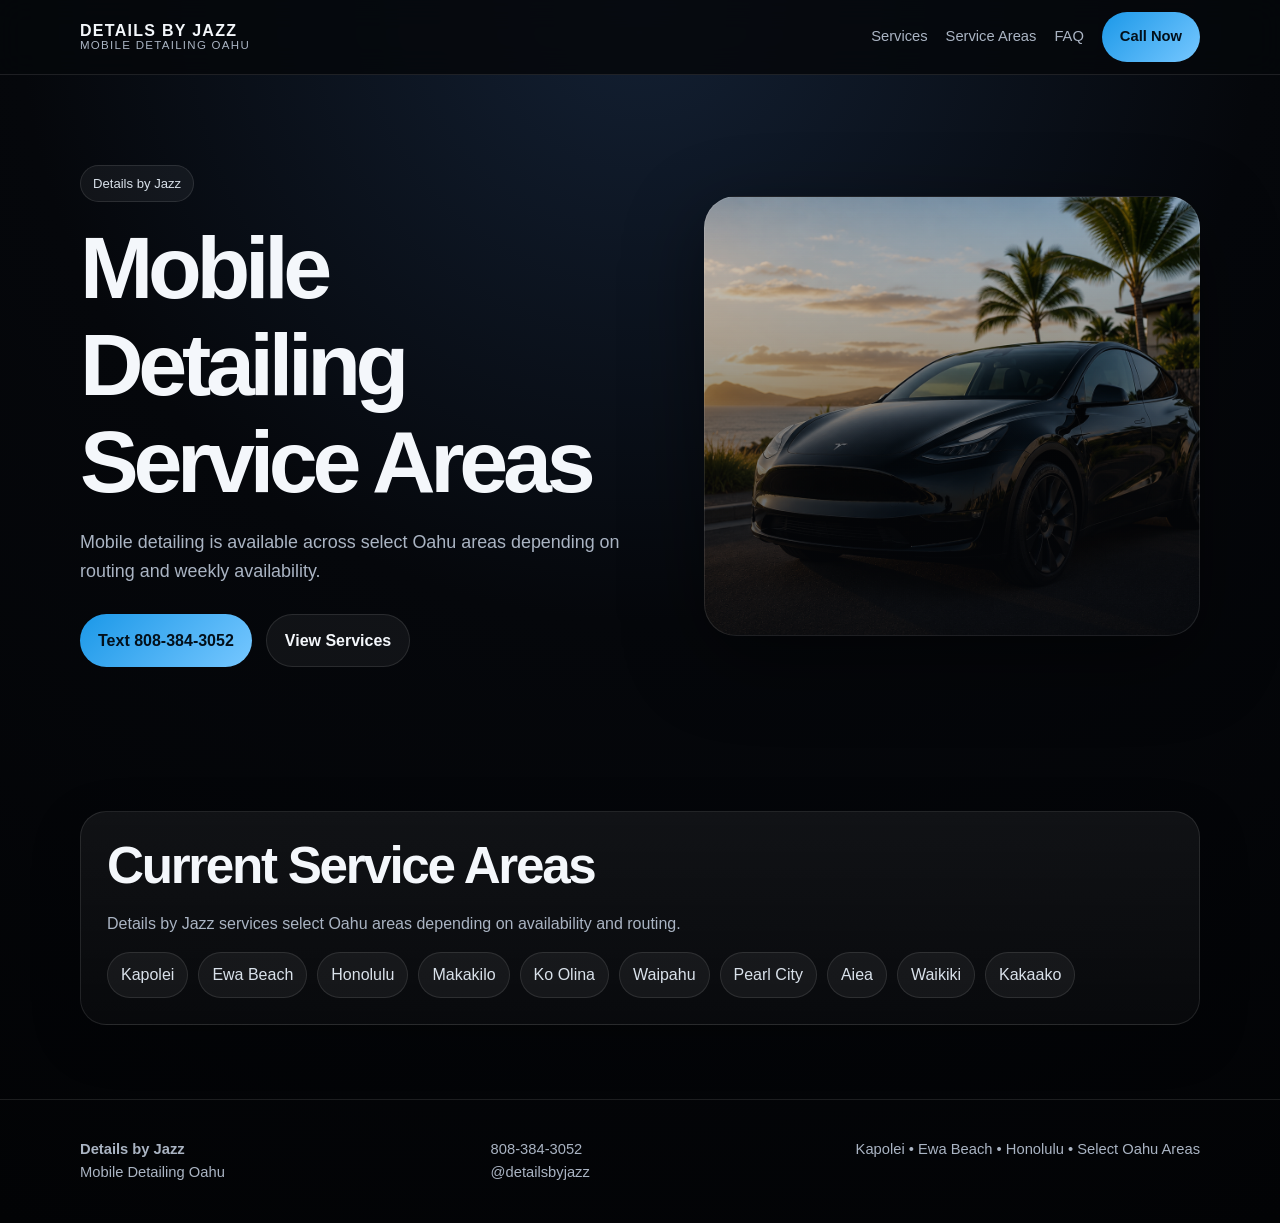
<file: service-areas.html>
<!DOCTYPE html>
<html lang="en">
<head>
  <meta charset="UTF-8" />
  <meta name="viewport" content="width=device-width, initial-scale=1.0" />
  <title>Mobile Detailing Service Areas Oahu | Details by Jazz</title>
  <meta name="description" content="Details by Jazz provides mobile detailing in Kapolei, Ewa Beach, Honolulu, Makakilo, Ko Olina, and select Oahu areas." />
  <link rel="canonical" href="https://detailsbyjazz.com/service-areas.html" />
  <link rel="stylesheet" href="style.css" />
</head>
<body>
<header class="topbar">
  <div class="container nav">
    <a class="brand" href="index.html"><strong>Details by Jazz</strong><span>Mobile Detailing Oahu</span></a>
    <nav class="nav-links">
      <a href="services.html">Services</a>
      <a href="service-areas.html">Service Areas</a>
      <a href="faq.html">FAQ</a>
      <a class="btn btn-primary" href="tel:8083843052">Call Now</a>
    </nav>
  </div>
</header>
<main>
<section class="hero">
  <div class="container hero-grid">
    <div>
      <span class="eyebrow">Details by Jazz</span>
      <h1>Mobile Detailing Service Areas</h1>
      <p class="lead">Mobile detailing is available across select Oahu areas depending on routing and weekly availability.</p>
      <div class="actions">
        <a class="btn btn-primary" href="sms:8083843052">Text 808-384-3052</a>
        <a class="btn btn-secondary" href="services.html">View Services</a>
      </div>
    </div>
    <div class="hero-card"></div>
  </div>
</section>

<section class="section"><div class="container card">
<h2>Current Service Areas</h2><p>Details by Jazz services select Oahu areas depending on availability and routing.</p>
<div class="pills"><a class="pill" href="kapolei-mobile-detailing.html">Kapolei</a><a class="pill" href="ewa-beach-mobile-detailing.html">Ewa Beach</a><a class="pill" href="honolulu-mobile-detailing.html">Honolulu</a><span class="pill">Makakilo</span><span class="pill">Ko Olina</span><span class="pill">Waipahu</span><span class="pill">Pearl City</span><span class="pill">Aiea</span><span class="pill">Waikiki</span><span class="pill">Kakaako</span></div>
</div></section>

</main>
<footer>
  <div class="container footer-grid">
    <div><strong>Details by Jazz</strong><br>Mobile Detailing Oahu</div>
    <div><a href="tel:8083843052">808-384-3052</a><br><a href="https://www.instagram.com/detailsbyjazz/" target="_blank">@detailsbyjazz</a></div>
    <div>Kapolei • Ewa Beach • Honolulu • Select Oahu Areas</div>
  </div>
</footer>
</body>
</html>
</file>
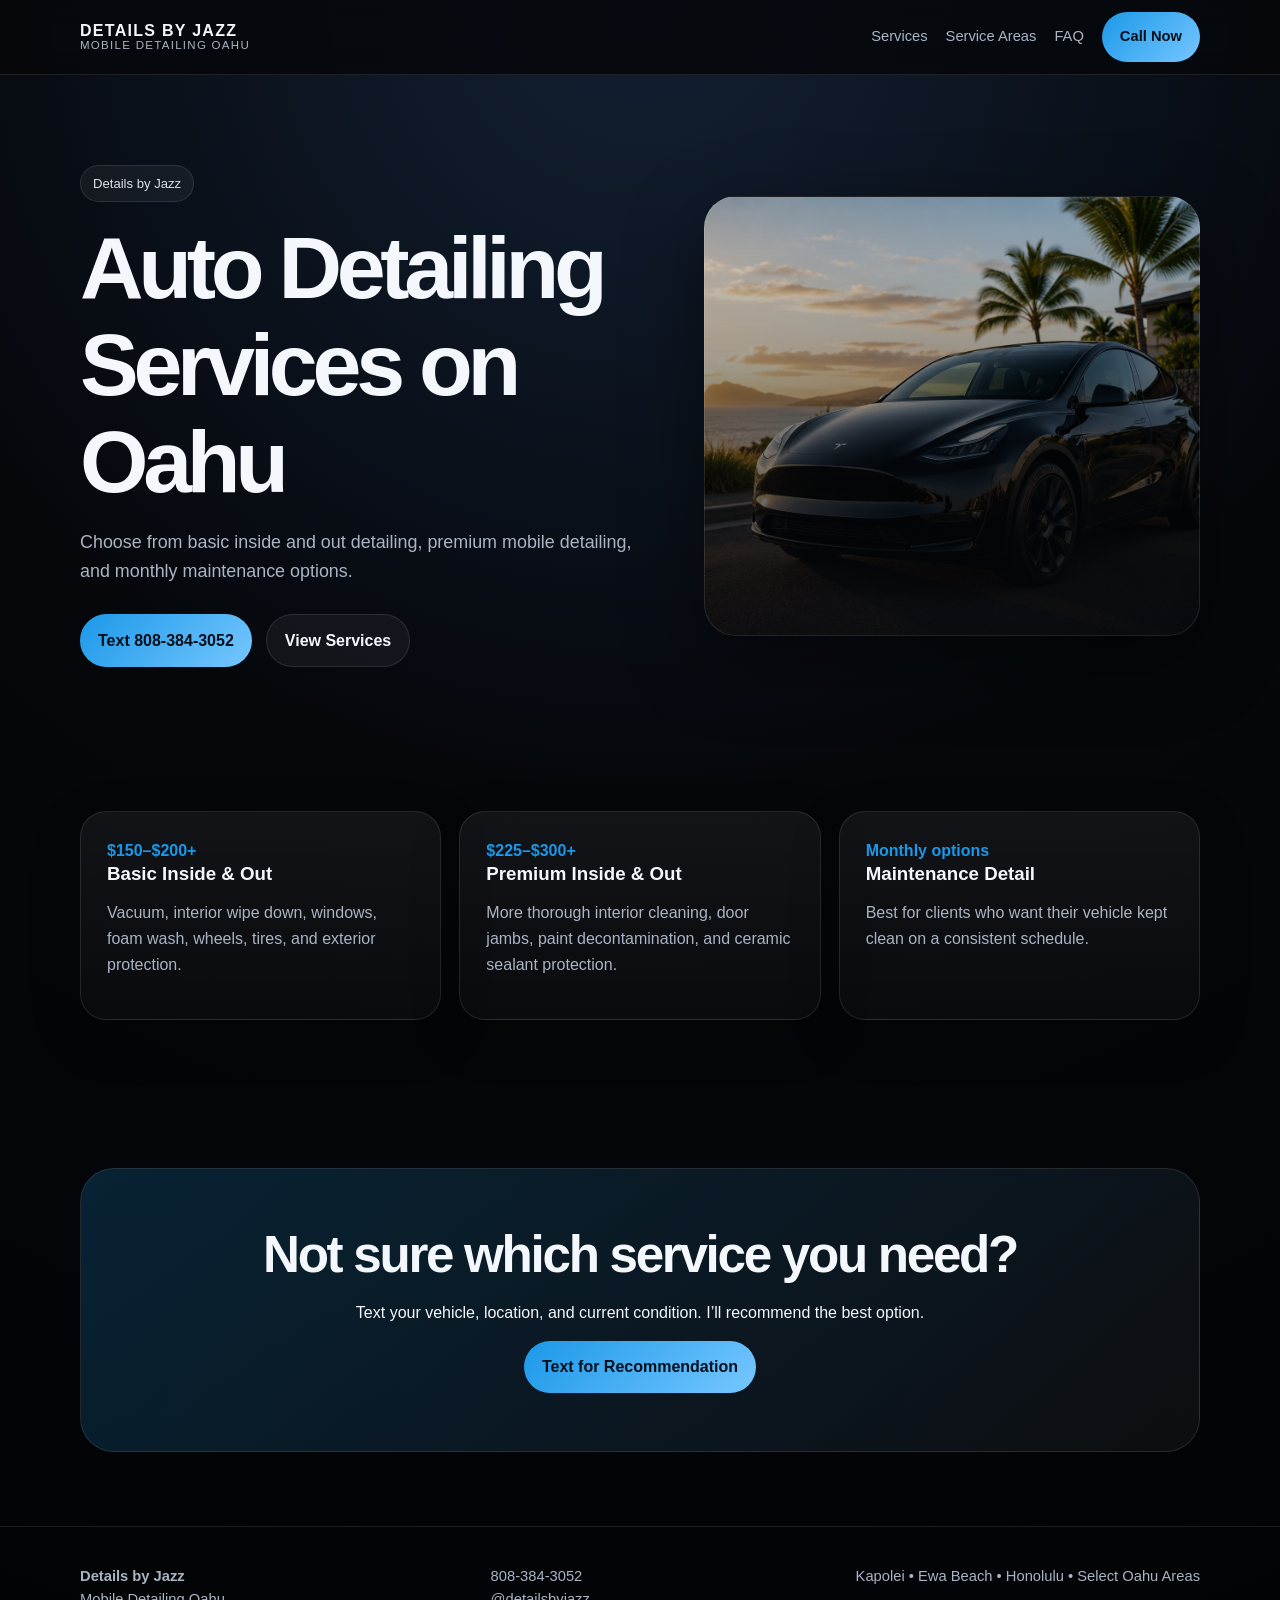
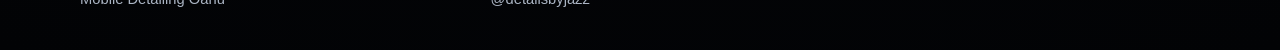
<file: services.html>
<!DOCTYPE html>
<html lang="en">
<head>
  <meta charset="UTF-8" />
  <meta name="viewport" content="width=device-width, initial-scale=1.0" />
  <title>Auto Detailing Services Oahu | Details by Jazz</title>
  <meta name="description" content="View mobile auto detailing services on Oahu including basic, premium, and monthly maintenance detailing." />
  <link rel="canonical" href="https://detailsbyjazz.com/services.html" />
  <link rel="stylesheet" href="style.css" />
</head>
<body>
<header class="topbar">
  <div class="container nav">
    <a class="brand" href="index.html"><strong>Details by Jazz</strong><span>Mobile Detailing Oahu</span></a>
    <nav class="nav-links">
      <a href="services.html">Services</a>
      <a href="service-areas.html">Service Areas</a>
      <a href="faq.html">FAQ</a>
      <a class="btn btn-primary" href="tel:8083843052">Call Now</a>
    </nav>
  </div>
</header>
<main>
<section class="hero">
  <div class="container hero-grid">
    <div>
      <span class="eyebrow">Details by Jazz</span>
      <h1>Auto Detailing Services on Oahu</h1>
      <p class="lead">Choose from basic inside and out detailing, premium mobile detailing, and monthly maintenance options.</p>
      <div class="actions">
        <a class="btn btn-primary" href="sms:8083843052">Text 808-384-3052</a>
        <a class="btn btn-secondary" href="services.html">View Services</a>
      </div>
    </div>
    <div class="hero-card"></div>
  </div>
</section>

<section class="section">
  <div class="container grid-3">
    <div class="card"><span class="price">$150–$200+</span><h3>Basic Inside & Out</h3><p>Vacuum, interior wipe down, windows, foam wash, wheels, tires, and exterior protection.</p></div>
    <div class="card"><span class="price">$225–$300+</span><h3>Premium Inside & Out</h3><p>More thorough interior cleaning, door jambs, paint decontamination, and ceramic sealant protection.</p></div>
    <div class="card"><span class="price">Monthly options</span><h3>Maintenance Detail</h3><p>Best for clients who want their vehicle kept clean on a consistent schedule.</p></div>
  </div>
</section>
<section class="section"><div class="container cta"><h2>Not sure which service you need?</h2><p>Text your vehicle, location, and current condition. I’ll recommend the best option.</p><a class="btn btn-primary" href="sms:8083843052">Text for Recommendation</a></div></section>

</main>
<footer>
  <div class="container footer-grid">
    <div><strong>Details by Jazz</strong><br>Mobile Detailing Oahu</div>
    <div><a href="tel:8083843052">808-384-3052</a><br><a href="https://www.instagram.com/detailsbyjazz/" target="_blank">@detailsbyjazz</a></div>
    <div>Kapolei • Ewa Beach • Honolulu • Select Oahu Areas</div>
  </div>
</footer>
</body>
</html>
</file>
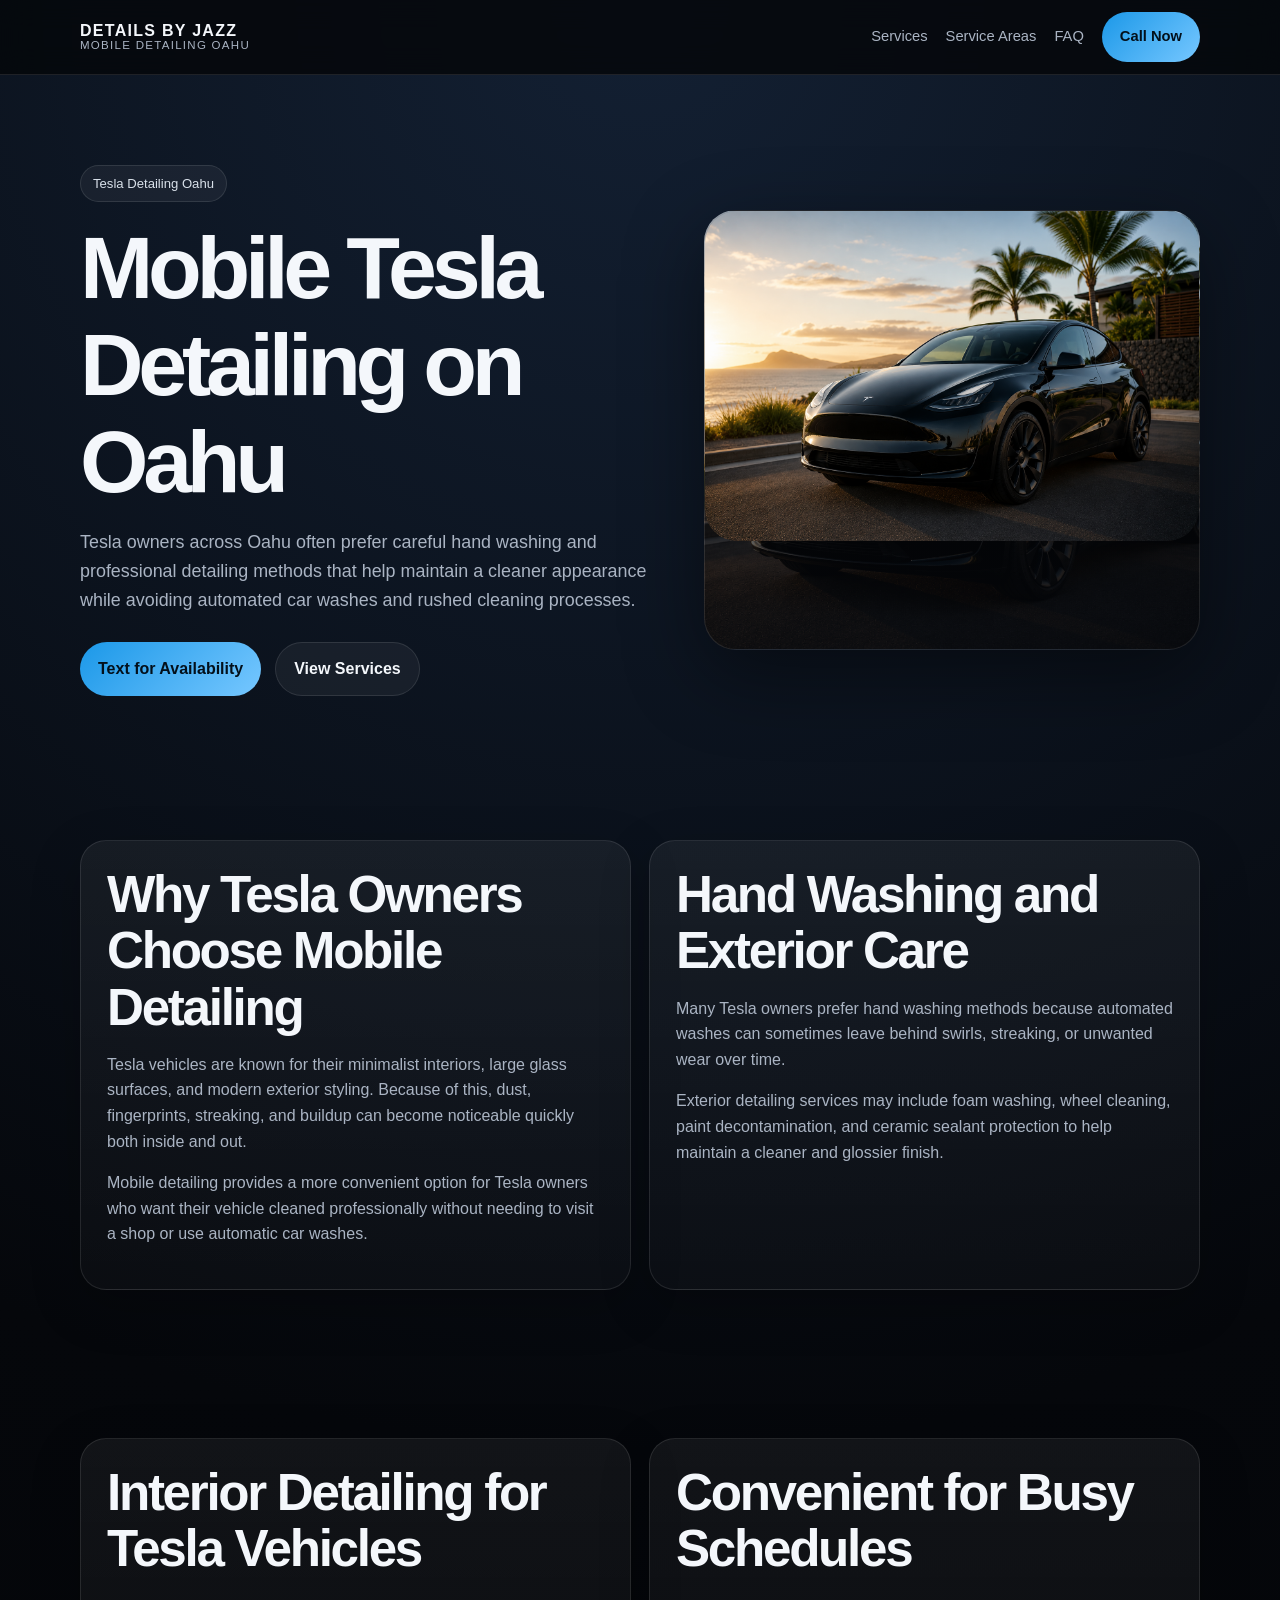
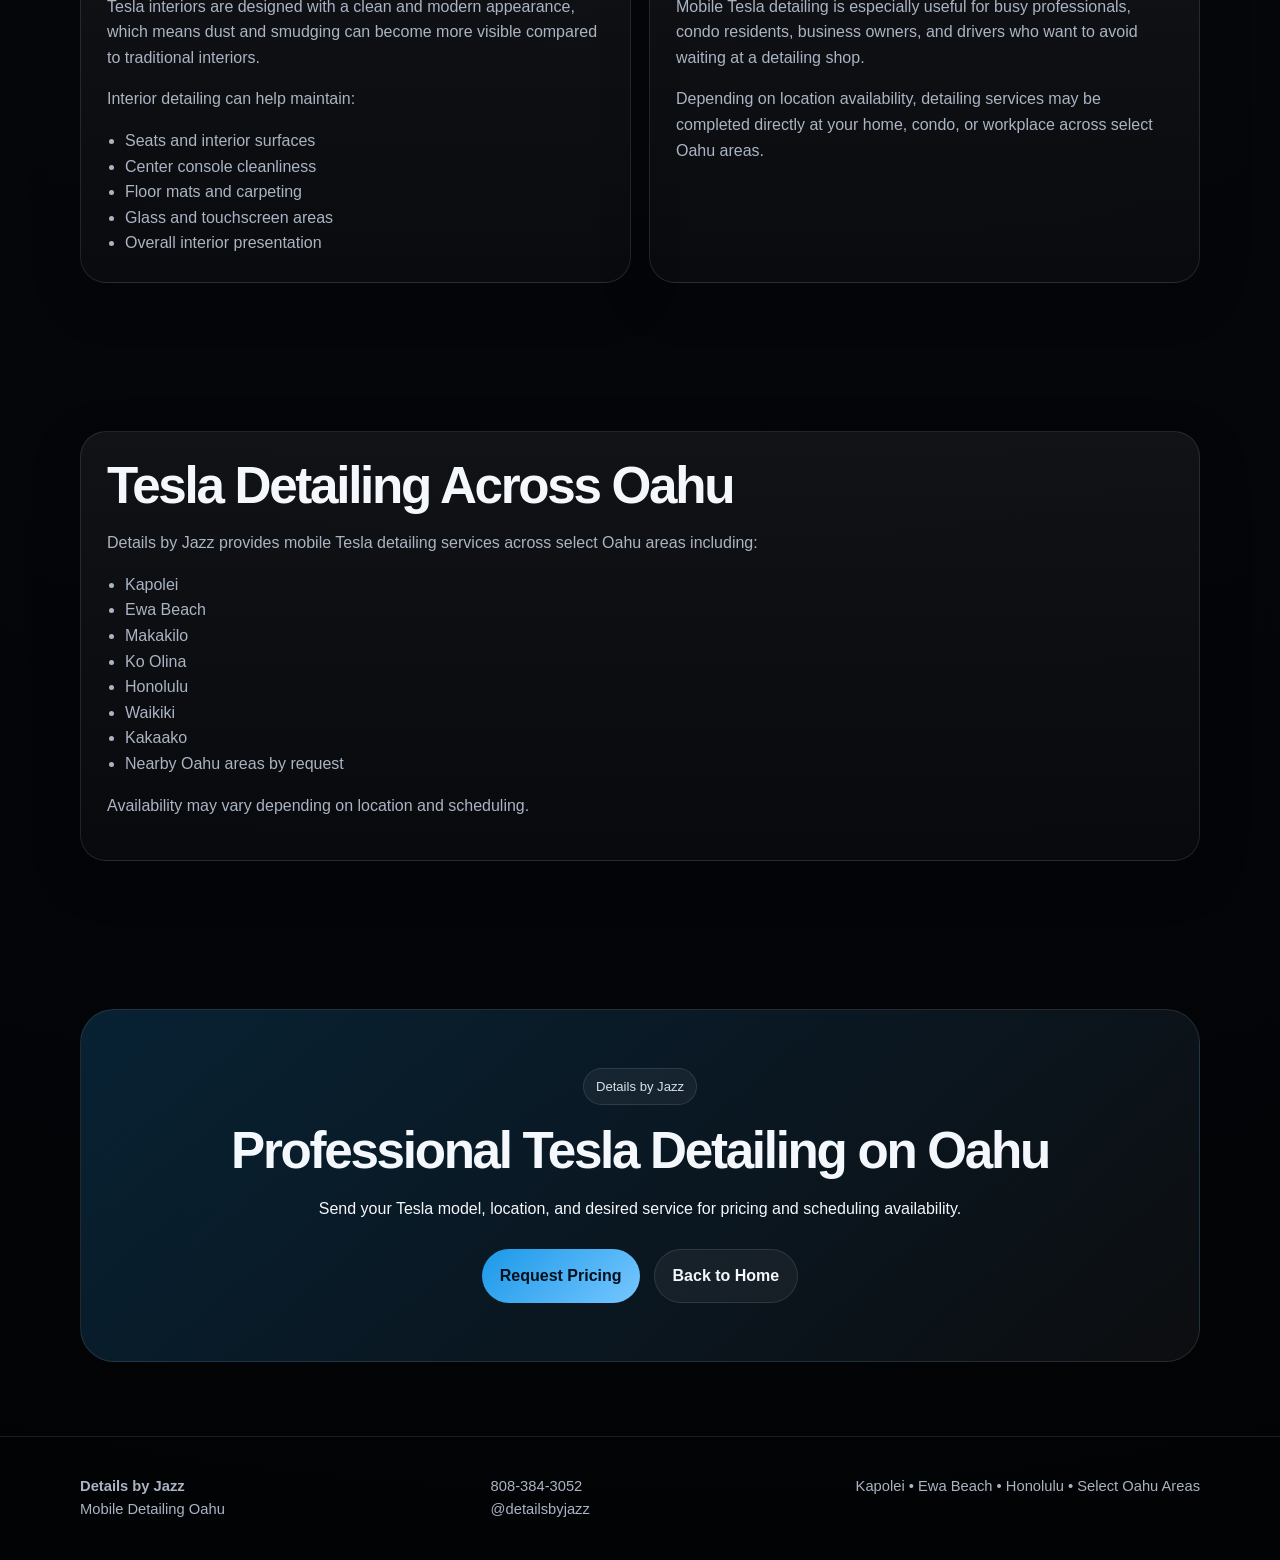
<file: tesla-info.html>
<!DOCTYPE html>
<html lang="en">
<head>
  <meta charset="UTF-8" />
  <meta name="viewport" content="width=device-width, initial-scale=1.0" />

  <title>Tesla Detailing Oahu | Details by Jazz</title>

  <meta name="description" content="Professional Tesla detailing on Oahu including interior detailing, exterior washes, paint protection, and mobile detailing services for Tesla owners across Honolulu, Kapolei, Ewa Beach, and surrounding areas." />

  <meta name="keywords" content="Tesla detailing Oahu, Tesla mobile detailing Honolulu, Tesla detailing Kapolei, mobile detailing Oahu, Tesla hand wash Oahu, premium detailing Oahu" />

  <link rel="stylesheet" href="style.css" />
</head>

<body>

<header class="topbar">
  <div class="container nav">

    <a class="brand" href="index.html">
      <strong>Details by Jazz</strong>
      <span>Mobile Detailing Oahu</span>
    </a>

    <nav class="nav-links">
      <a href="services.html">Services</a>
      <a href="service-areas.html">Service Areas</a>
      <a href="faq.html">FAQ</a>
      <a class="btn btn-primary" href="tel:8083843052">
        Call Now
      </a>
    </nav>

  </div>
</header>

<main>

<section class="hero">
  <div class="container hero-grid">

    <div>

      <span class="eyebrow">
        Tesla Detailing Oahu
      </span>

      <h1>
        Mobile Tesla Detailing on Oahu
      </h1>

      <p class="lead">
        Tesla owners across Oahu often prefer careful hand washing and professional detailing methods that help maintain a cleaner appearance while avoiding automated car washes and rushed cleaning processes.
      </p>

      <div class="actions">

        <a class="btn btn-primary" href="sms:8083843052">
          Text for Availability
        </a>

        <a class="btn btn-secondary" href="services.html">
          View Services
        </a>

      </div>

    </div>

   <div class="hero-card">
  <img 
    src="images/tesla-image.png" 
    alt="Tesla mobile detailing on Oahu by Details by Jazz"
    style="width:100%; height:100%; object-fit:cover; border-radius:32px;"
  />
</div>

  </div>
</section>

<section class="section">
  <div class="container grid-2">

    <div class="card">

      <h2>
        Why Tesla Owners Choose Mobile Detailing
      </h2>

      <p>
        Tesla vehicles are known for their minimalist interiors, large glass surfaces, and modern exterior styling. Because of this, dust, fingerprints, streaking, and buildup can become noticeable quickly both inside and out.
      </p>

      <p>
        Mobile detailing provides a more convenient option for Tesla owners who want their vehicle cleaned professionally without needing to visit a shop or use automatic car washes.
      </p>

    </div>

    <div class="card">

      <h2>
        Hand Washing and Exterior Care
      </h2>

      <p>
        Many Tesla owners prefer hand washing methods because automated washes can sometimes leave behind swirls, streaking, or unwanted wear over time.
      </p>

      <p>
        Exterior detailing services may include foam washing, wheel cleaning, paint decontamination, and ceramic sealant protection to help maintain a cleaner and glossier finish.
      </p>

    </div>

  </div>
</section>

<section class="section">
  <div class="container grid-2">

    <div class="card">

      <h2>
        Interior Detailing for Tesla Vehicles
      </h2>

      <p>
        Tesla interiors are designed with a clean and modern appearance, which means dust and smudging can become more visible compared to traditional interiors.
      </p>

      <p>
        Interior detailing can help maintain:
      </p>

      <ul>
        <li>Seats and interior surfaces</li>
        <li>Center console cleanliness</li>
        <li>Floor mats and carpeting</li>
        <li>Glass and touchscreen areas</li>
        <li>Overall interior presentation</li>
      </ul>

    </div>

    <div class="card">

      <h2>
        Convenient for Busy Schedules
      </h2>

      <p>
        Mobile Tesla detailing is especially useful for busy professionals, condo residents, business owners, and drivers who want to avoid waiting at a detailing shop.
      </p>

      <p>
        Depending on location availability, detailing services may be completed directly at your home, condo, or workplace across select Oahu areas.
      </p>

    </div>

  </div>
</section>

<section class="section">
  <div class="container card">

    <h2>
      Tesla Detailing Across Oahu
    </h2>

    <p>
      Details by Jazz provides mobile Tesla detailing services across select Oahu areas including:
    </p>

    <ul>
      <li>Kapolei</li>
      <li>Ewa Beach</li>
      <li>Makakilo</li>
      <li>Ko Olina</li>
      <li>Honolulu</li>
      <li>Waikiki</li>
      <li>Kakaako</li>
      <li>Nearby Oahu areas by request</li>
    </ul>

    <p>
      Availability may vary depending on location and scheduling.
    </p>

  </div>
</section>

<section class="section">
  <div class="container cta">

    <span class="eyebrow">
      Details by Jazz
    </span>

    <h2>
      Professional Tesla Detailing on Oahu
    </h2>

    <p>
      Send your Tesla model, location, and desired service for pricing and scheduling availability.
    </p>

    <div class="actions" style="justify-content:center;">

      <a class="btn btn-primary" href="sms:8083843052">
        Request Pricing
      </a>

      <a class="btn btn-secondary" href="index.html">
        Back to Home
      </a>

    </div>

  </div>
</section>

</main>

<footer>
  <div class="container footer-grid">

    <div>
      <strong>Details by Jazz</strong><br />
      Mobile Detailing Oahu
    </div>

    <div>
      <a href="tel:8083843052">
        808-384-3052
      </a>
      <br />

      <a href="https://www.instagram.com/detailsbyjazz/" target="_blank">
        @detailsbyjazz
      </a>
    </div>

    <div>
      Kapolei • Ewa Beach • Honolulu • Select Oahu Areas
    </div>

  </div>
</footer>

</body>
</html>
</file>
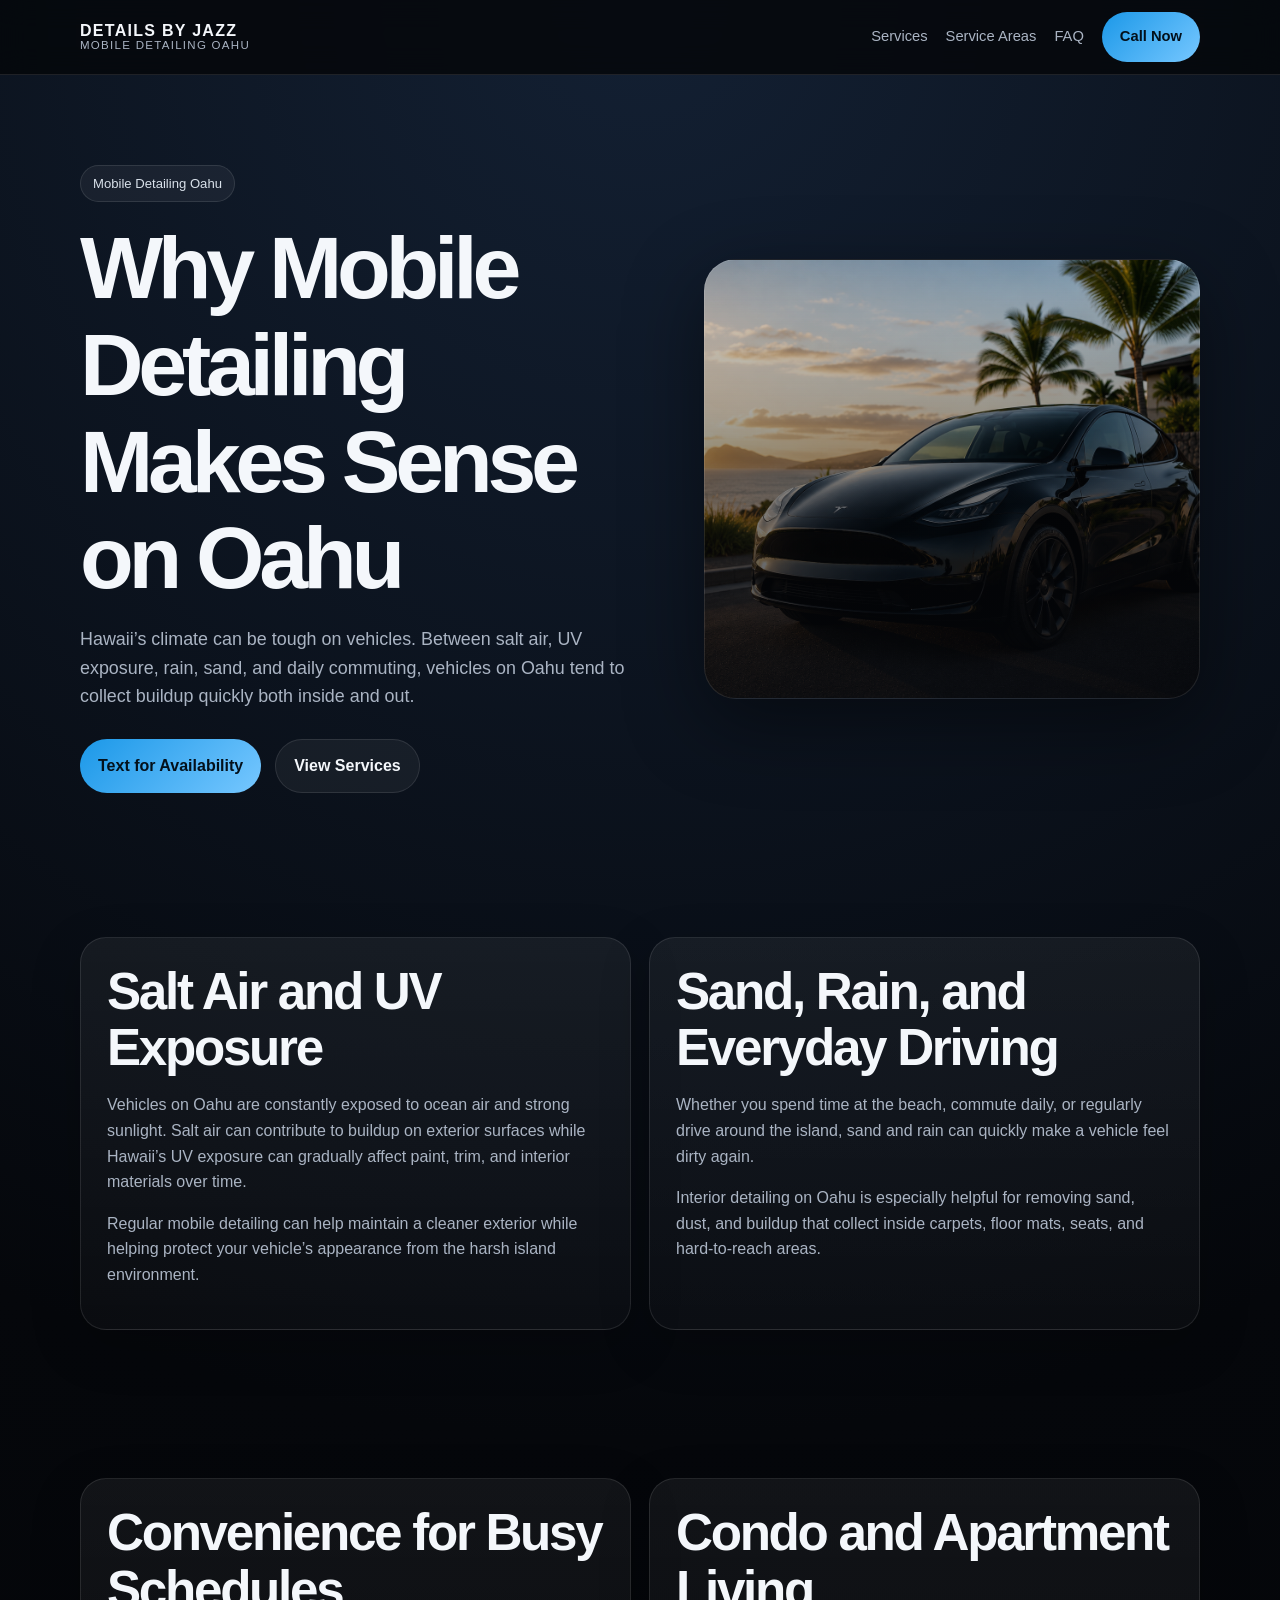
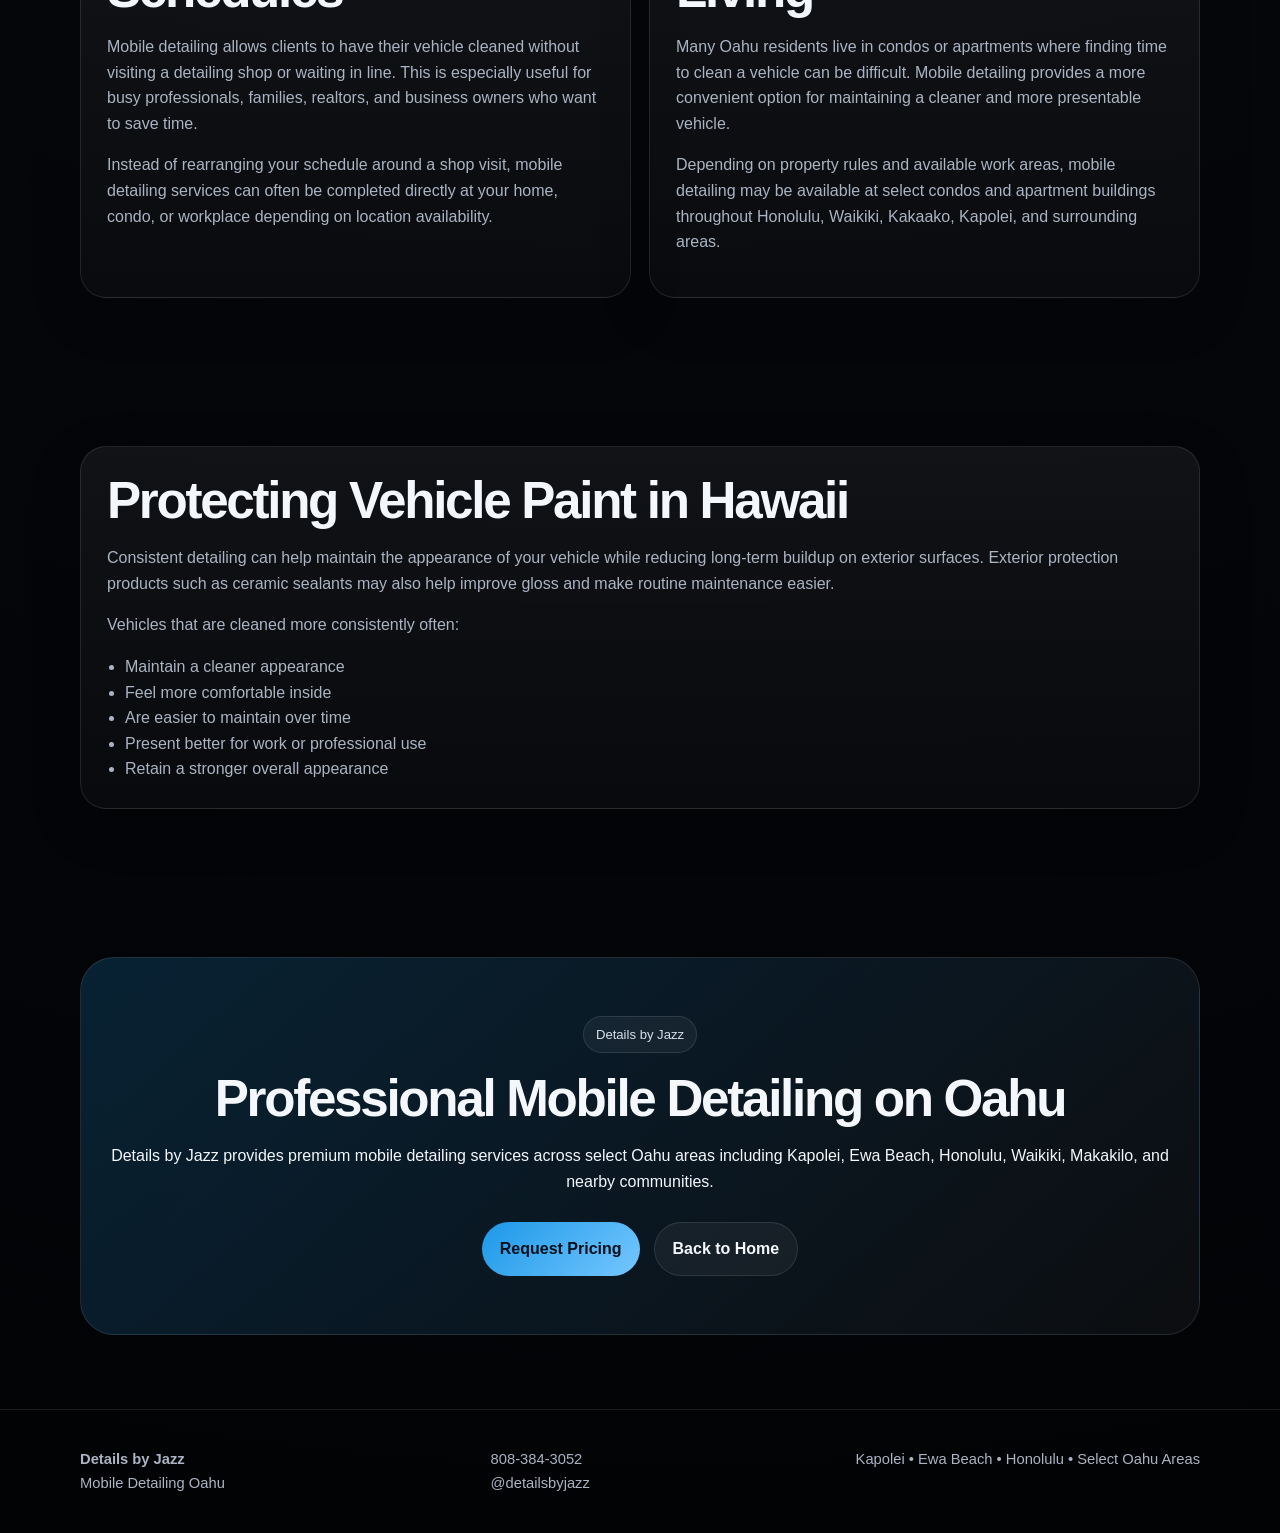
<file: why-mobile-detailing-makes-sense-on-oahu.html>
<!DOCTYPE html>
<html lang="en">
<head>
  <meta charset="UTF-8" />
  <meta name="viewport" content="width=device-width, initial-scale=1.0" />

  <title>Why Mobile Detailing Makes Sense on Oahu | Details by Jazz</title>

  <meta name="description" content="Learn why mobile detailing is important on Oahu and how Hawaii’s salt air, UV exposure, sand, rain, and busy lifestyle can impact your vehicle." />

  <meta name="keywords" content="mobile detailing Oahu, protecting vehicle paint in Hawaii, interior detailing Oahu, car detailing Oahu, mobile detailing Kapolei, mobile detailing Honolulu" />

  <link rel="stylesheet" href="style.css" />
</head>

<body>

<header class="topbar">
  <div class="container nav">
    <a class="brand" href="index.html">
      <strong>Details by Jazz</strong>
      <span>Mobile Detailing Oahu</span>
    </a>

    <nav class="nav-links">
      <a href="services.html">Services</a>
      <a href="service-areas.html">Service Areas</a>
      <a href="faq.html">FAQ</a>
      <a class="btn btn-primary" href="tel:8083843052">Call Now</a>
    </nav>
  </div>
</header>

<main>

<section class="hero">
  <div class="container hero-grid">

    <div>
      <span class="eyebrow">
        Mobile Detailing Oahu
      </span>

      <h1>
        Why Mobile Detailing Makes Sense on Oahu
      </h1>

      <p class="lead">
        Hawaii’s climate can be tough on vehicles. Between salt air, UV exposure, rain, sand, and daily commuting, vehicles on Oahu tend to collect buildup quickly both inside and out.
      </p>

      <div class="actions">
        <a class="btn btn-primary" href="sms:8083843052">
          Text for Availability
        </a>

        <a class="btn btn-secondary" href="services.html">
          View Services
        </a>
      </div>
    </div>

    <div class="hero-card"></div>

  </div>
</section>

<section class="section">
  <div class="container grid-2">

    <div class="card">
      <h2>Salt Air and UV Exposure</h2>

      <p>
        Vehicles on Oahu are constantly exposed to ocean air and strong sunlight. Salt air can contribute to buildup on exterior surfaces while Hawaii’s UV exposure can gradually affect paint, trim, and interior materials over time.
      </p>

      <p>
        Regular mobile detailing can help maintain a cleaner exterior while helping protect your vehicle’s appearance from the harsh island environment.
      </p>
    </div>

    <div class="card">
      <h2>Sand, Rain, and Everyday Driving</h2>

      <p>
        Whether you spend time at the beach, commute daily, or regularly drive around the island, sand and rain can quickly make a vehicle feel dirty again.
      </p>

      <p>
        Interior detailing on Oahu is especially helpful for removing sand, dust, and buildup that collect inside carpets, floor mats, seats, and hard-to-reach areas.
      </p>
    </div>

  </div>
</section>

<section class="section">
  <div class="container grid-2">

    <div class="card">
      <h2>Convenience for Busy Schedules</h2>

      <p>
        Mobile detailing allows clients to have their vehicle cleaned without visiting a detailing shop or waiting in line. This is especially useful for busy professionals, families, realtors, and business owners who want to save time.
      </p>

      <p>
        Instead of rearranging your schedule around a shop visit, mobile detailing services can often be completed directly at your home, condo, or workplace depending on location availability.
      </p>
    </div>

    <div class="card">
      <h2>Condo and Apartment Living</h2>

      <p>
        Many Oahu residents live in condos or apartments where finding time to clean a vehicle can be difficult. Mobile detailing provides a more convenient option for maintaining a cleaner and more presentable vehicle.
      </p>

      <p>
        Depending on property rules and available work areas, mobile detailing may be available at select condos and apartment buildings throughout Honolulu, Waikiki, Kakaako, Kapolei, and surrounding areas.
      </p>
    </div>

  </div>
</section>

<section class="section">
  <div class="container card">

    <h2>Protecting Vehicle Paint in Hawaii</h2>

    <p>
      Consistent detailing can help maintain the appearance of your vehicle while reducing long-term buildup on exterior surfaces. Exterior protection products such as ceramic sealants may also help improve gloss and make routine maintenance easier.
    </p>

    <p>
      Vehicles that are cleaned more consistently often:
    </p>

    <ul>
      <li>Maintain a cleaner appearance</li>
      <li>Feel more comfortable inside</li>
      <li>Are easier to maintain over time</li>
      <li>Present better for work or professional use</li>
      <li>Retain a stronger overall appearance</li>
    </ul>

  </div>
</section>

<section class="section">
  <div class="container cta">

    <span class="eyebrow">
      Details by Jazz
    </span>

    <h2>
      Professional Mobile Detailing on Oahu
    </h2>

    <p>
      Details by Jazz provides premium mobile detailing services across select Oahu areas including Kapolei, Ewa Beach, Honolulu, Waikiki, Makakilo, and nearby communities.
    </p>

    <div class="actions" style="justify-content:center;">

      <a class="btn btn-primary" href="sms:8083843052">
        Request Pricing
      </a>

      <a class="btn btn-secondary" href="index.html">
        Back to Home
      </a>

    </div>

  </div>
</section>

</main>

<footer>
  <div class="container footer-grid">

    <div>
      <strong>Details by Jazz</strong><br />
      Mobile Detailing Oahu
    </div>

    <div>
      <a href="tel:8083843052">
        808-384-3052
      </a>
      <br />

      <a href="https://www.instagram.com/detailsbyjazz/" target="_blank">
        @detailsbyjazz
      </a>
    </div>

    <div>
      Kapolei • Ewa Beach • Honolulu • Select Oahu Areas
    </div>

  </div>
</footer>

</body>
</html>
</file>
<file: style.css>
:root {
  --bg:#05070b; --panel:#0c1118; --soft:#121923; --text:#f4f7fb;
  --muted:#aab4c3; --blue:#1b98e8; --silver:#d9e1ea; --line:rgba(255,255,255,.1);
}
*{box-sizing:border-box}
html{scroll-behavior:smooth}
body{margin:0;font-family:Arial,Helvetica,sans-serif;background:radial-gradient(circle at top,#132033 0%,var(--bg) 45%,#020305 100%);color:var(--text);line-height:1.6}
a{color:inherit;text-decoration:none}
.container{width:min(1120px,calc(100% - 32px));margin:auto}
.topbar{position:sticky;top:0;z-index:10;background:rgba(5,7,11,.86);backdrop-filter:blur(14px);border-bottom:1px solid var(--line)}
.nav{min-height:74px;display:flex;align-items:center;justify-content:space-between;gap:24px}
.brand{letter-spacing:.08em;text-transform:uppercase;line-height:1.1}.brand span{display:block;color:var(--muted);font-size:.72rem}
.nav-links{display:flex;gap:18px;align-items:center;color:var(--muted);font-size:.92rem}.nav-links a:hover{color:var(--text)}
.btn{display:inline-flex;align-items:center;justify-content:center;padding:13px 18px;border-radius:999px;font-weight:700;border:1px solid var(--line)}
.btn-primary{background:linear-gradient(135deg,var(--blue),#76c7ff);color:#03101b;border:none}.btn-secondary{background:rgba(255,255,255,.05)}
.hero{padding:90px 0 70px}.hero-grid{display:grid;grid-template-columns:1.08fr .92fr;gap:42px;align-items:center}
.eyebrow{display:inline-flex;color:var(--silver);border:1px solid var(--line);background:rgba(255,255,255,.05);padding:7px 12px;border-radius:999px;font-size:.82rem;margin-bottom:18px}
h1,h2,h3{line-height:1.1;margin:0 0 16px}h1{font-size:clamp(2.6rem,7vw,5.5rem);letter-spacing:-.06em}h2{font-size:clamp(2rem,4vw,3.2rem);letter-spacing:-.045em}
.lead{font-size:1.12rem;color:var(--muted);max-width:680px}.actions{display:flex;flex-wrap:wrap;gap:14px;margin-top:28px}
.hero-card,.photo-card{
  min-height:440px;
  border:1px solid var(--line);
  border-radius:32px;
  background:
    linear-gradient(180deg,rgba(5,7,11,.1),rgba(5,7,11,.82)),
    url('images/tesla-image.png') center/cover no-repeat;
  box-shadow:0 24px 80px rgba(0,0,0,.45);
}
.section{padding:74px 0}.section-header{display:flex;justify-content:space-between;gap:28px;align-items:end;margin-bottom:32px}.section-header p{color:var(--muted);max-width:520px;margin:0}
.grid-3{display:grid;grid-template-columns:repeat(3,1fr);gap:18px}.grid-2{display:grid;grid-template-columns:repeat(2,1fr);gap:18px}
.card{border:1px solid var(--line);background:linear-gradient(180deg,rgba(255,255,255,.055),rgba(255,255,255,.025));border-radius:26px;padding:26px;box-shadow:0 16px 50px rgba(0,0,0,.22)}
.card p,.card li{color:var(--muted)}.card ul{padding-left:18px;margin-bottom:0}.price{color:var(--blue);font-weight:800}
.pills{display:flex;flex-wrap:wrap;gap:10px}.pill{border:1px solid var(--line);background:rgba(255,255,255,.05);color:var(--silver);padding:9px 13px;border-radius:999px}
.faq details{border:1px solid var(--line);background:rgba(255,255,255,.04);border-radius:20px;padding:18px 20px}.faq details+details{margin-top:12px}.faq summary{cursor:pointer;font-weight:800}.faq p{color:var(--muted);margin-bottom:0}
.cta{text-align:center;padding:58px 24px;border-radius:34px;border:1px solid var(--line);background:linear-gradient(135deg,rgba(27,152,232,.2),rgba(255,255,255,.045))}
footer{padding:38px 0;color:var(--muted);border-top:1px solid var(--line);font-size:.92rem}.footer-grid{display:flex;justify-content:space-between;gap:20px;flex-wrap:wrap}
@media(max-width:860px){.nav{padding:16px 0}.nav-links{display:none}.hero-grid,.grid-2,.grid-3{grid-template-columns:1fr}.hero{padding-top:60px}.section-header{display:block}}
@media(max-width:520px){.actions .btn{width:100%}.card{padding:22px}}
</file>
